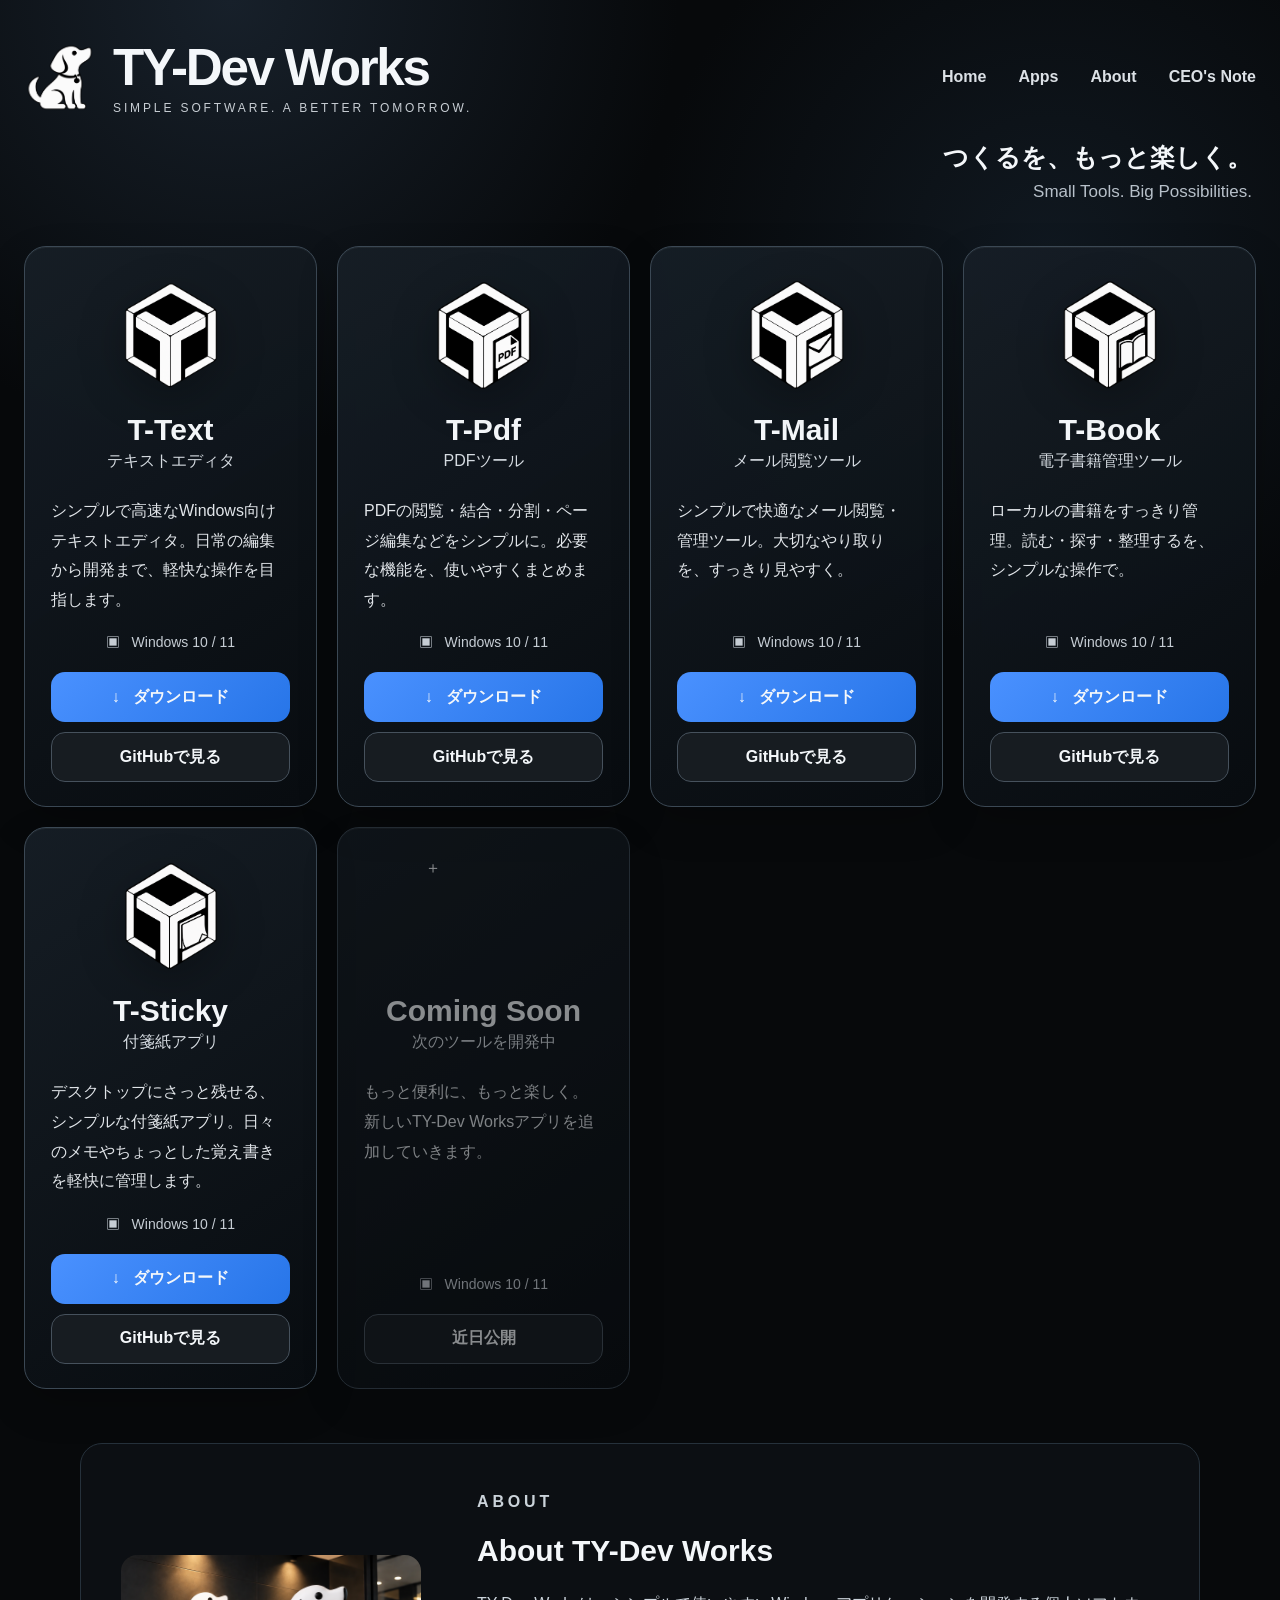
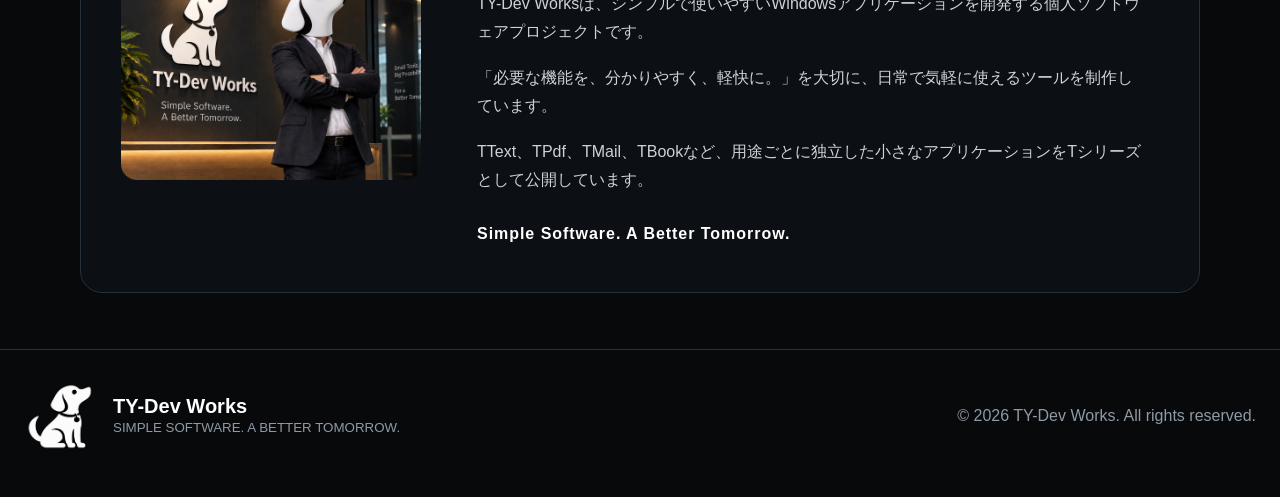
<file: index.html>
<!doctype html>
<html lang="ja">
<head>
  <meta charset="utf-8">
  <meta name="viewport" content="width=device-width, initial-scale=1">
  <meta name="color-scheme" content="dark">
  <title>TY-Dev Works | Simple Software.</title>
  <meta name="description" content="TY-Dev WorksのWindows向けシンプルアプリケーション。">
  <link rel="stylesheet" href="assets/css/style.css">
  <link rel="icon" type="image/png" href="assets/images/brand/favicon.png">
</head>
<body>
<header>
  <div class="wrap nav">
    <a class="brand" href="#">
      <img class="dog" src="assets/images/brand/dog-logo.png" alt="TY-Dev Works">
      <div><div class="brand-name">TY-Dev Works</div><div class="tag">SIMPLE SOFTWARE. A BETTER TOMORROW.</div></div>
    </a>
    <nav><a href="#">Home</a><a href="#apps">Apps</a><a href="#about">About</a><a href="blog/">CEO&#39;s Note</a></nav>
  </div>
</header>

<main class="wrap">
  <section class="hero">
    <div><h1>つくるを、もっと楽しく。</h1><p>Small Tools. Big Possibilities.</p></div>
  </section>

  <section id="apps" class="grid">
    <article class="card">
      <img class="icon" src="assets/images/apps/TText.png" alt="T-Text"><h2>T-Text</h2><p class="type">テキストエディタ</p>
      <p class="desc">シンプルで高速なWindows向けテキストエディタ。日常の編集から開発まで、軽快な操作を目指します。</p>
      <div class="os">▣ &nbsp; Windows 10 / 11</div>
      <div class="buttons"><a class="btn download" href="https://github.com/t-yamazaki-oz/TText-Releases/releases/download/v1.0.11/T-Text-v1.0.11-win-x64.zip">↓ &nbsp; ダウンロード</a><a class="btn github" href="https://github.com/t-yamazaki-oz/TText-Releases/releases/latest">GitHubで見る</a></div>
    </article>

    <article class="card">
      <img class="icon" src="assets/images/apps/TPdf.png" alt="T-Pdf"><h2>T-Pdf</h2><p class="type">PDFツール</p>
      <p class="desc">PDFの閲覧・結合・分割・ページ編集などをシンプルに。必要な機能を、使いやすくまとめます。</p>
      <div class="os">▣ &nbsp; Windows 10 / 11</div>
      <div class="buttons"><a class="btn download" href="https://github.com/t-yamazaki-oz/TPdf-Releases/releases/download/v1.2.13/T-Pdf-v1.2.13-win-x64.zip">↓ &nbsp; ダウンロード</a><a class="btn github" href="https://github.com/t-yamazaki-oz/TPdf-Releases/releases/latest">GitHubで見る</a></div>
    </article>

    <article class="card">
      <img class="icon" src="assets/images/apps/TMail.png" alt="T-Mail"><h2>T-Mail</h2><p class="type">メール閲覧ツール</p>
      <p class="desc">シンプルで快適なメール閲覧・管理ツール。大切なやり取りを、すっきり見やすく。</p>
      <div class="os">▣ &nbsp; Windows 10 / 11</div>
      <div class="buttons"><a class="btn download" href="https://github.com/t-yamazaki-oz/TMail-Releases/releases/download/v1.0.6/T-Mail-v1.0.6-win-x64.zip">↓ &nbsp; ダウンロード</a><a class="btn github" href="https://github.com/t-yamazaki-oz/TMail-Releases/releases/latest">GitHubで見る</a></div>
    </article>

    <article class="card">
      <img class="icon" src="assets/images/apps/TBook.png" alt="T-Book"><h2>T-Book</h2><p class="type">電子書籍管理ツール</p>
      <p class="desc">ローカルの書籍をすっきり管理。読む・探す・整理するを、シンプルな操作で。</p>
      <div class="os">▣ &nbsp; Windows 10 / 11</div>
      <div class="buttons"><a class="btn download" href="#">↓ &nbsp; ダウンロード</a><a class="btn github" href="https://github.com/t-yamazaki-oz/TBook/releases/latest">GitHubで見る</a></div>
    </article>

    <article class="card">
      <img class="icon" src="assets/images/apps/TSticky.png" alt="T-Sticky"><h2>T-Sticky</h2><p class="type">付箋紙アプリ</p>
      <p class="desc">デスクトップにさっと残せる、シンプルな付箋紙アプリ。日々のメモやちょっとした覚え書きを軽快に管理します。</p>
      <div class="os">▣ &nbsp; Windows 10 / 11</div>
      <div class="buttons"><a class="btn download" href="#">↓ &nbsp; ダウンロード</a><a class="btn github" href="https://github.com/t-yamazaki-oz/TSticky/releases/latest">GitHubで見る</a></div>
    </article>

    <article class="card soon">
      <div class="icon">＋</div><h2>Coming Soon</h2><p class="type">次のツールを開発中</p>
      <p class="desc">もっと便利に、もっと楽しく。新しいTY-Dev Worksアプリを追加していきます。</p>
      <div class="os">▣ &nbsp; Windows 10 / 11</div>
      <div class="buttons"><span class="btn github">近日公開</span></div>
    </article>
  </section>
</main>

<section id="about" class="about-section">
  <div class="wrap">
    <div class="about-panel">
      <div class="about-visual">
        <img src="assets/images/brand/about-ty-dev-works.png" alt="TY-Dev Works">
      </div>
      <div class="about-copy">
        <p class="about-kicker">ABOUT</p>
        <h2>About TY-Dev Works</h2>
        <p>TY-Dev Worksは、シンプルで使いやすいWindowsアプリケーションを開発する個人ソフトウェアプロジェクトです。</p>
        <p>「必要な機能を、分かりやすく、軽快に。」を大切に、日常で気軽に使えるツールを制作しています。</p>
        <p>TText、TPdf、TMail、TBookなど、用途ごとに独立した小さなアプリケーションをTシリーズとして公開しています。</p>
        <p class="about-message">Simple Software. A Better Tomorrow.</p>
      </div>
    </div>
  </div>
</section>

<footer>
  <div class="wrap footer">
    <div class="brand"><img class="dog" src="assets/images/brand/dog-logo.png" alt=""><div><strong>TY-Dev Works</strong><br><small>SIMPLE SOFTWARE. A BETTER TOMORROW.</small></div></div>
    <div>© 2026 TY-Dev Works. All rights reserved.</div>
  </div>
</footer>
</body>
</html>
</file>
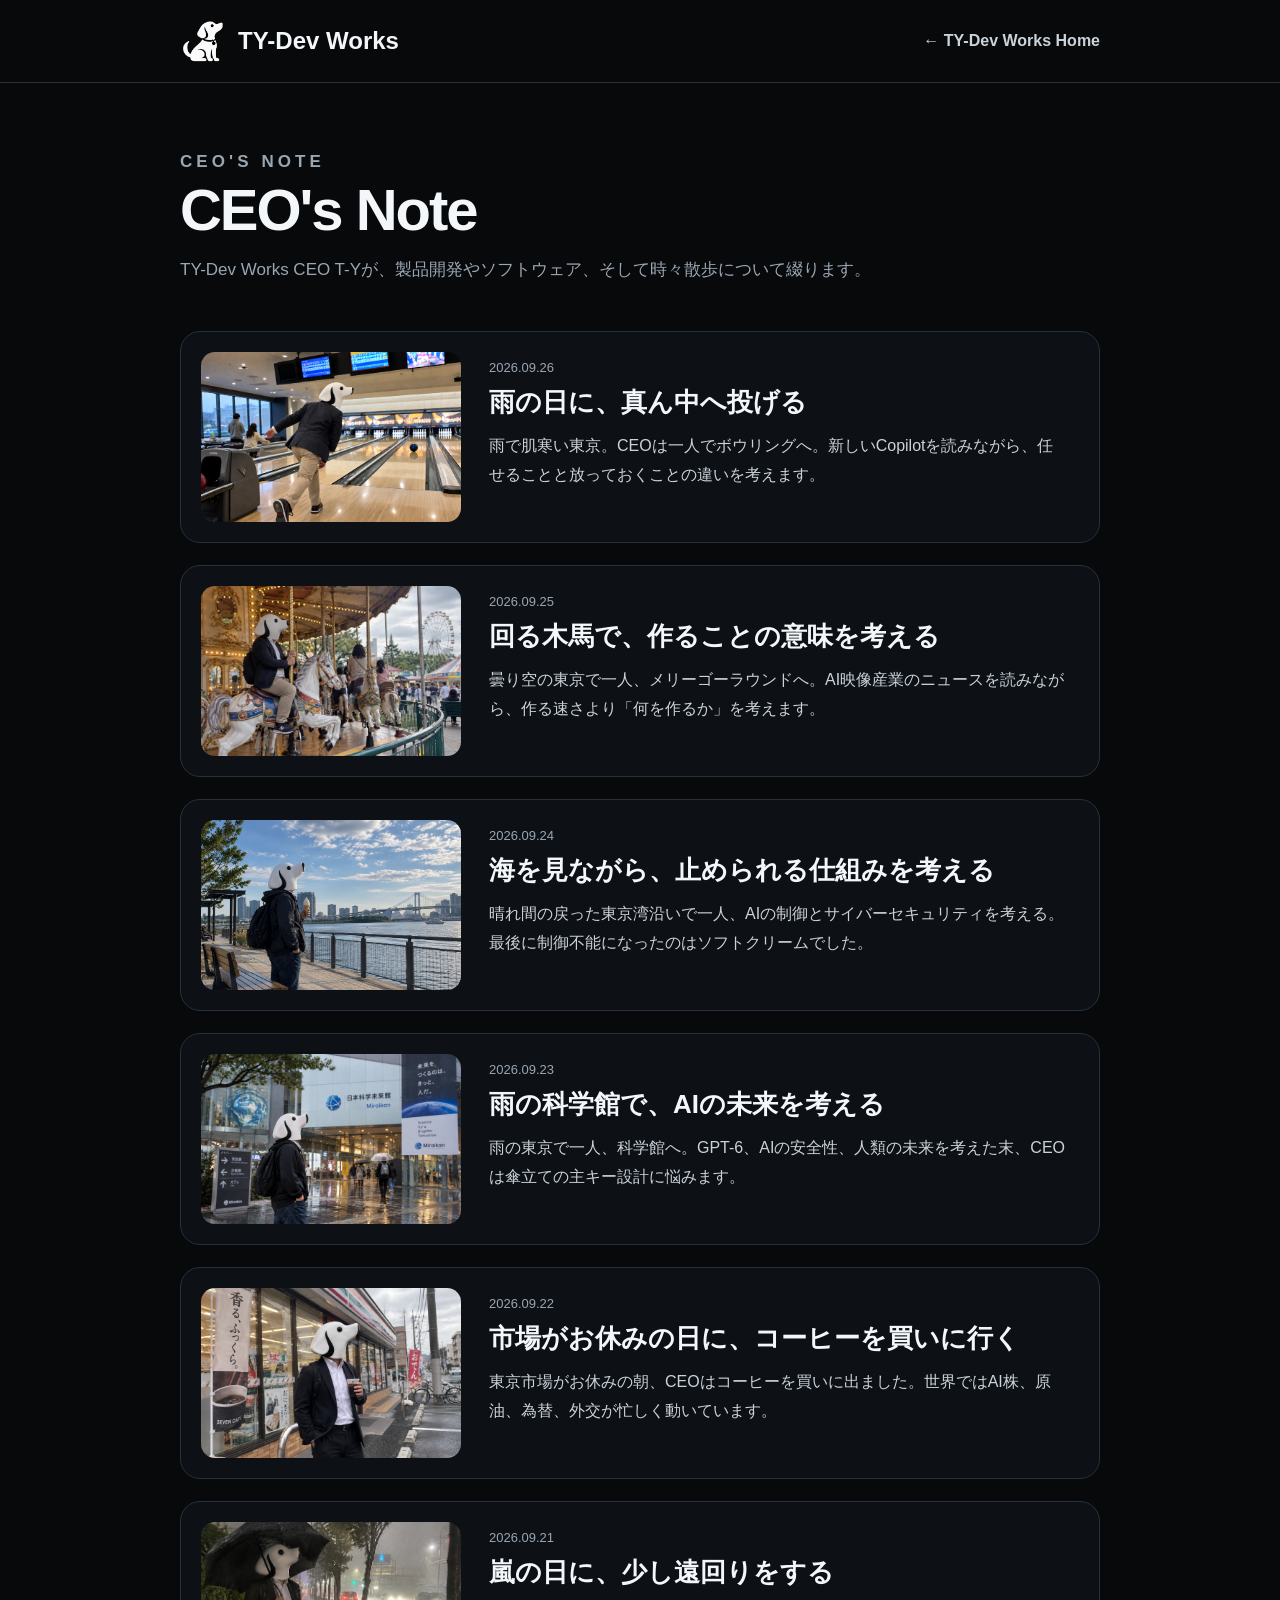
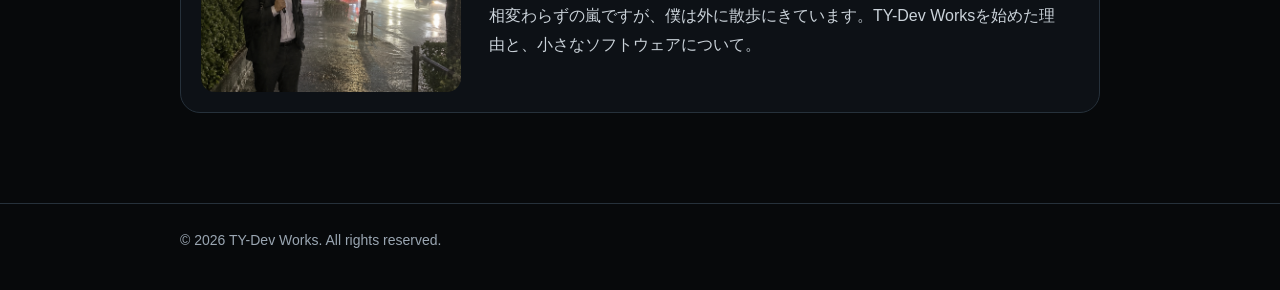
<file: blog/index.html>
<!doctype html>
<html lang="ja">
<head>
  <meta charset="utf-8">
  <meta name="viewport" content="width=device-width, initial-scale=1">
  <meta name="color-scheme" content="dark">
  <title>CEO's Note | TY-Dev Works</title>
  <meta name="description" content="TY-Dev Works CEO T-Yが製品開発やソフトウェアについて綴るCEO's Note。">
  <link rel="stylesheet" href="../assets/css/blog.css">
  <link rel="icon" type="image/png" href="../assets/images/brand/favicon.png">
</head>
<body>
<header>
  <div class="wrap nav">
    <a class="brand" href="../index.html"><img src="../assets/images/brand/dog-logo.png" alt=""><span>TY-Dev Works</span></a>
    <a class="back" href="../index.html">← TY-Dev Works Home</a>
  </div>
</header>
<main class="wrap">
  <section class="blog-intro">
    <p class="eyebrow">CEO'S NOTE</p>
    <h1>CEO's Note</h1>
    <p>TY-Dev Works CEO T-Yが、製品開発やソフトウェア、そして時々散歩について綴ります。</p>
  </section>
  <section class="post-list">
    <a class="post-card" href="2026/09/26-rainy-bowling-autopilot.html">
      <img src="../assets/images/blog/2026/09/26-rainy-bowling-autopilot.png" alt="">
      <div class="post-card-body">
        <p class="post-date">2026.09.26</p>
        <h2>雨の日に、真ん中へ投げる</h2>
        <p class="post-summary">雨で肌寒い東京。CEOは一人でボウリングへ。新しいCopilotを読みながら、任せることと放っておくことの違いを考えます。</p>
      </div>
    </a>
    <a class="post-card" href="2026/09/25-carousel-ai-video.html">
      <img src="../assets/images/blog/2026/09/25-carousel-ai-video.png" alt="">
      <div class="post-card-body">
        <p class="post-date">2026.09.25</p>
        <h2>回る木馬で、作ることの意味を考える</h2>
        <p class="post-summary">曇り空の東京で一人、メリーゴーラウンドへ。AI映像産業のニュースを読みながら、作る速さより「何を作るか」を考えます。</p>
      </div>
    </a>
    <a class="post-card" href="2026/09/24-seaside-safety.html">
      <img src="../assets/images/blog/2026/09/24-seaside-safety.png" alt="">
      <div class="post-card-body">
        <p class="post-date">2026.09.24</p>
        <h2>海を見ながら、止められる仕組みを考える</h2>
        <p class="post-summary">晴れ間の戻った東京湾沿いで一人、AIの制御とサイバーセキュリティを考える。最後に制御不能になったのはソフトクリームでした。</p>
      </div>
    </a>
    <a class="post-card" href="2026/09/23-ai-future-museum.html">
      <img src="../assets/images/blog/2026/09/23-ai-future-museum.png" alt="">
      <div class="post-card-body">
        <p class="post-date">2026.09.23</p>
        <h2>雨の科学館で、AIの未来を考える</h2>
        <p class="post-summary">雨の東京で一人、科学館へ。GPT-6、AIの安全性、人類の未来を考えた末、CEOは傘立ての主キー設計に悩みます。</p>
      </div>
    </a>
    <a class="post-card" href="2026/09/22-market-coffee.html">
      <img src="../assets/images/blog/2026/09/22-market-coffee.png" alt="">
      <div class="post-card-body">
        <p class="post-date">2026.09.22</p>
        <h2>市場がお休みの日に、コーヒーを買いに行く</h2>
        <p class="post-summary">東京市場がお休みの朝、CEOはコーヒーを買いに出ました。世界ではAI株、原油、為替、外交が忙しく動いています。</p>
      </div>
    </a>
    <a class="post-card" href="2026/09/21-storm-walk.html">
      <img src="../assets/images/blog/2026/09/21-storm-walk.png" alt="">
      <div class="post-card-body">
        <p class="post-date">2026.09.21</p>
        <h2>嵐の日に、少し遠回りをする</h2>
        <p class="post-summary">相変わらずの嵐ですが、僕は外に散歩にきています。TY-Dev Worksを始めた理由と、小さなソフトウェアについて。</p>
      </div>
    </a>
  </section>
</main>
<footer><div class="wrap">© 2026 TY-Dev Works. All rights reserved.</div></footer>
</body>
</html>
</file>
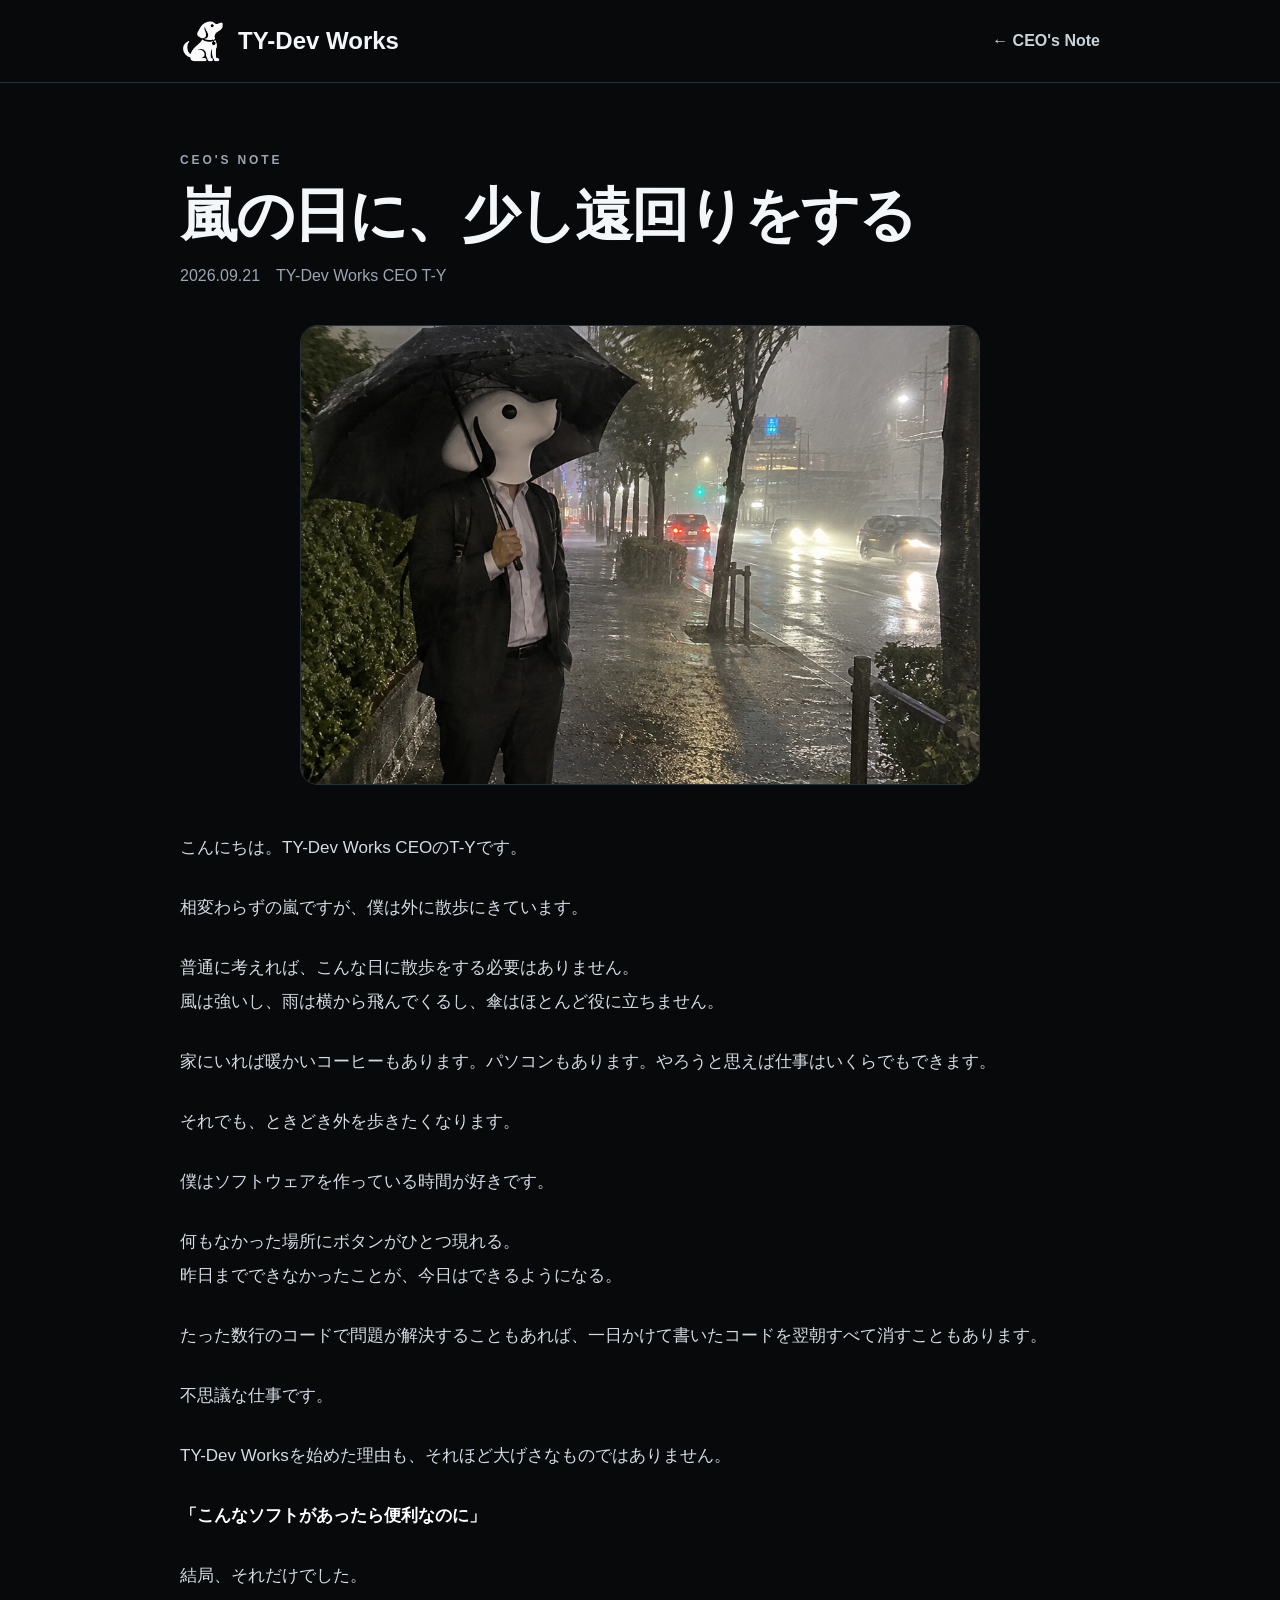
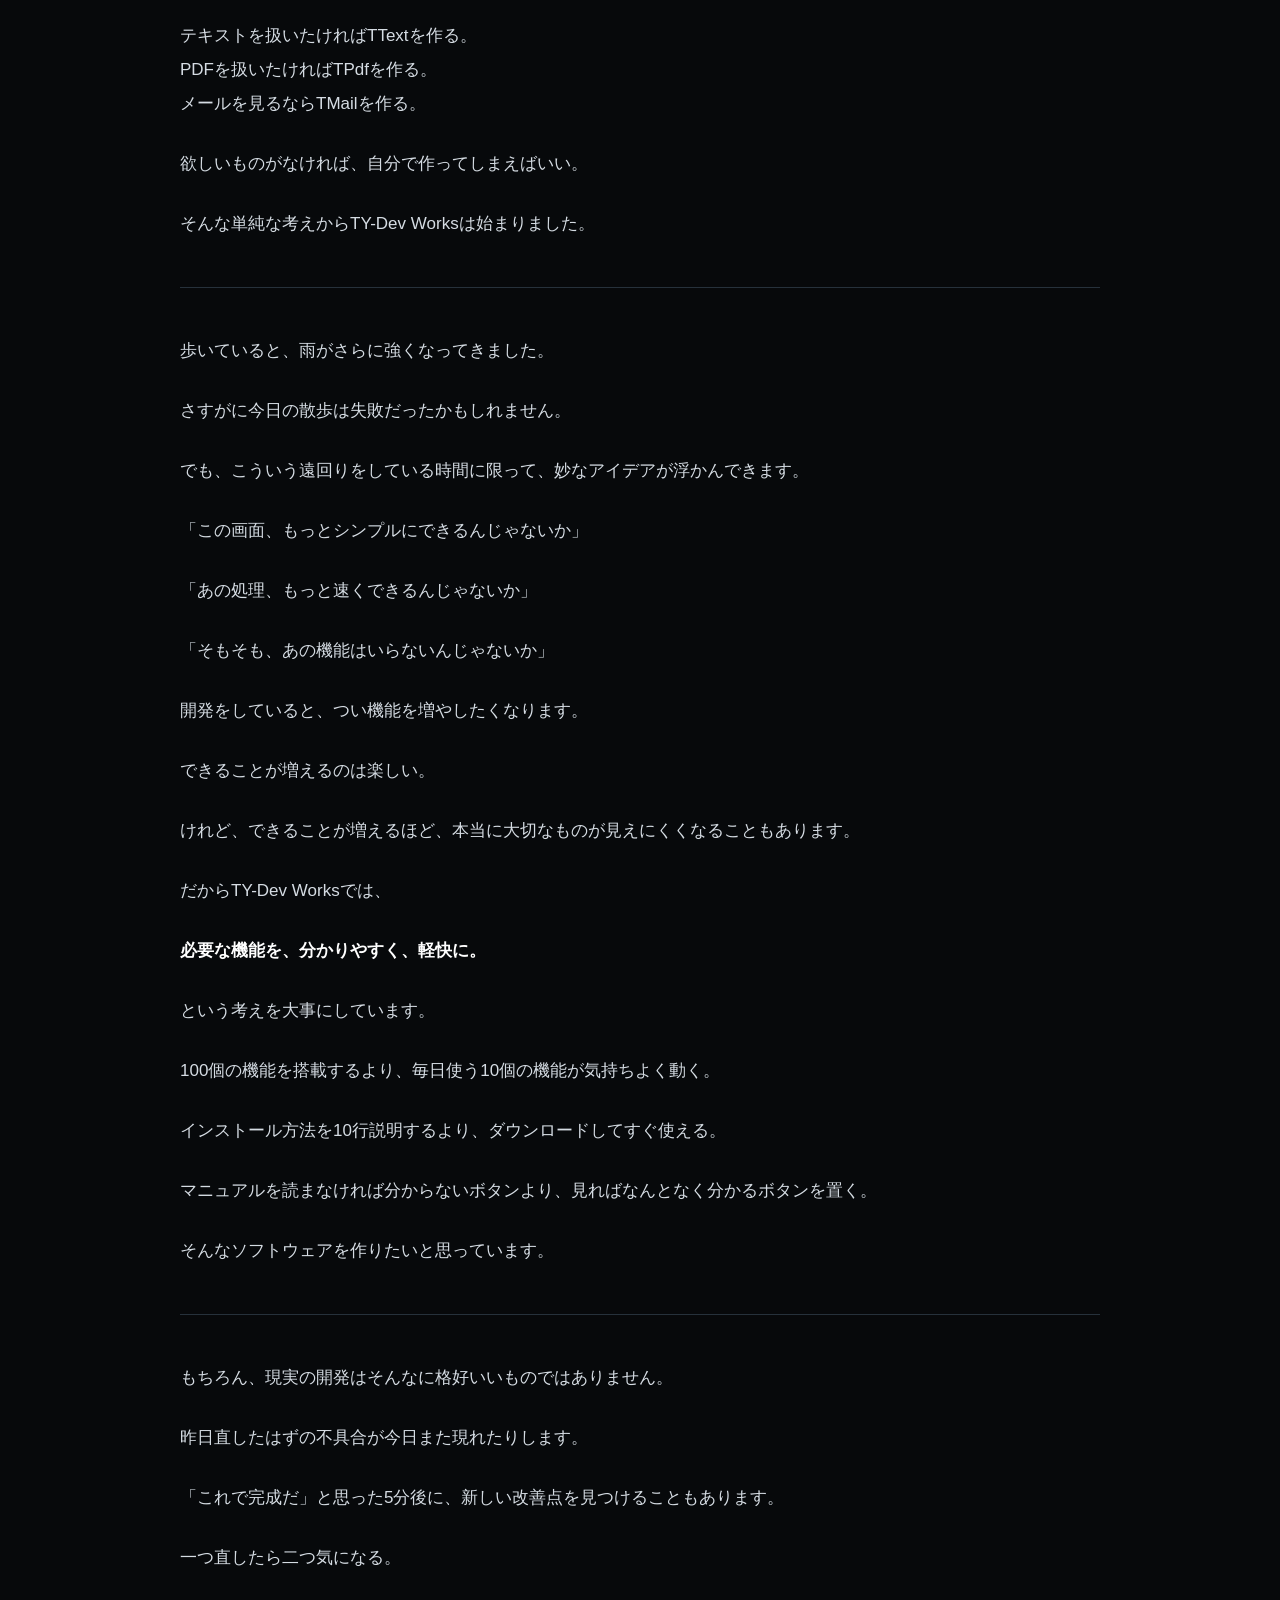
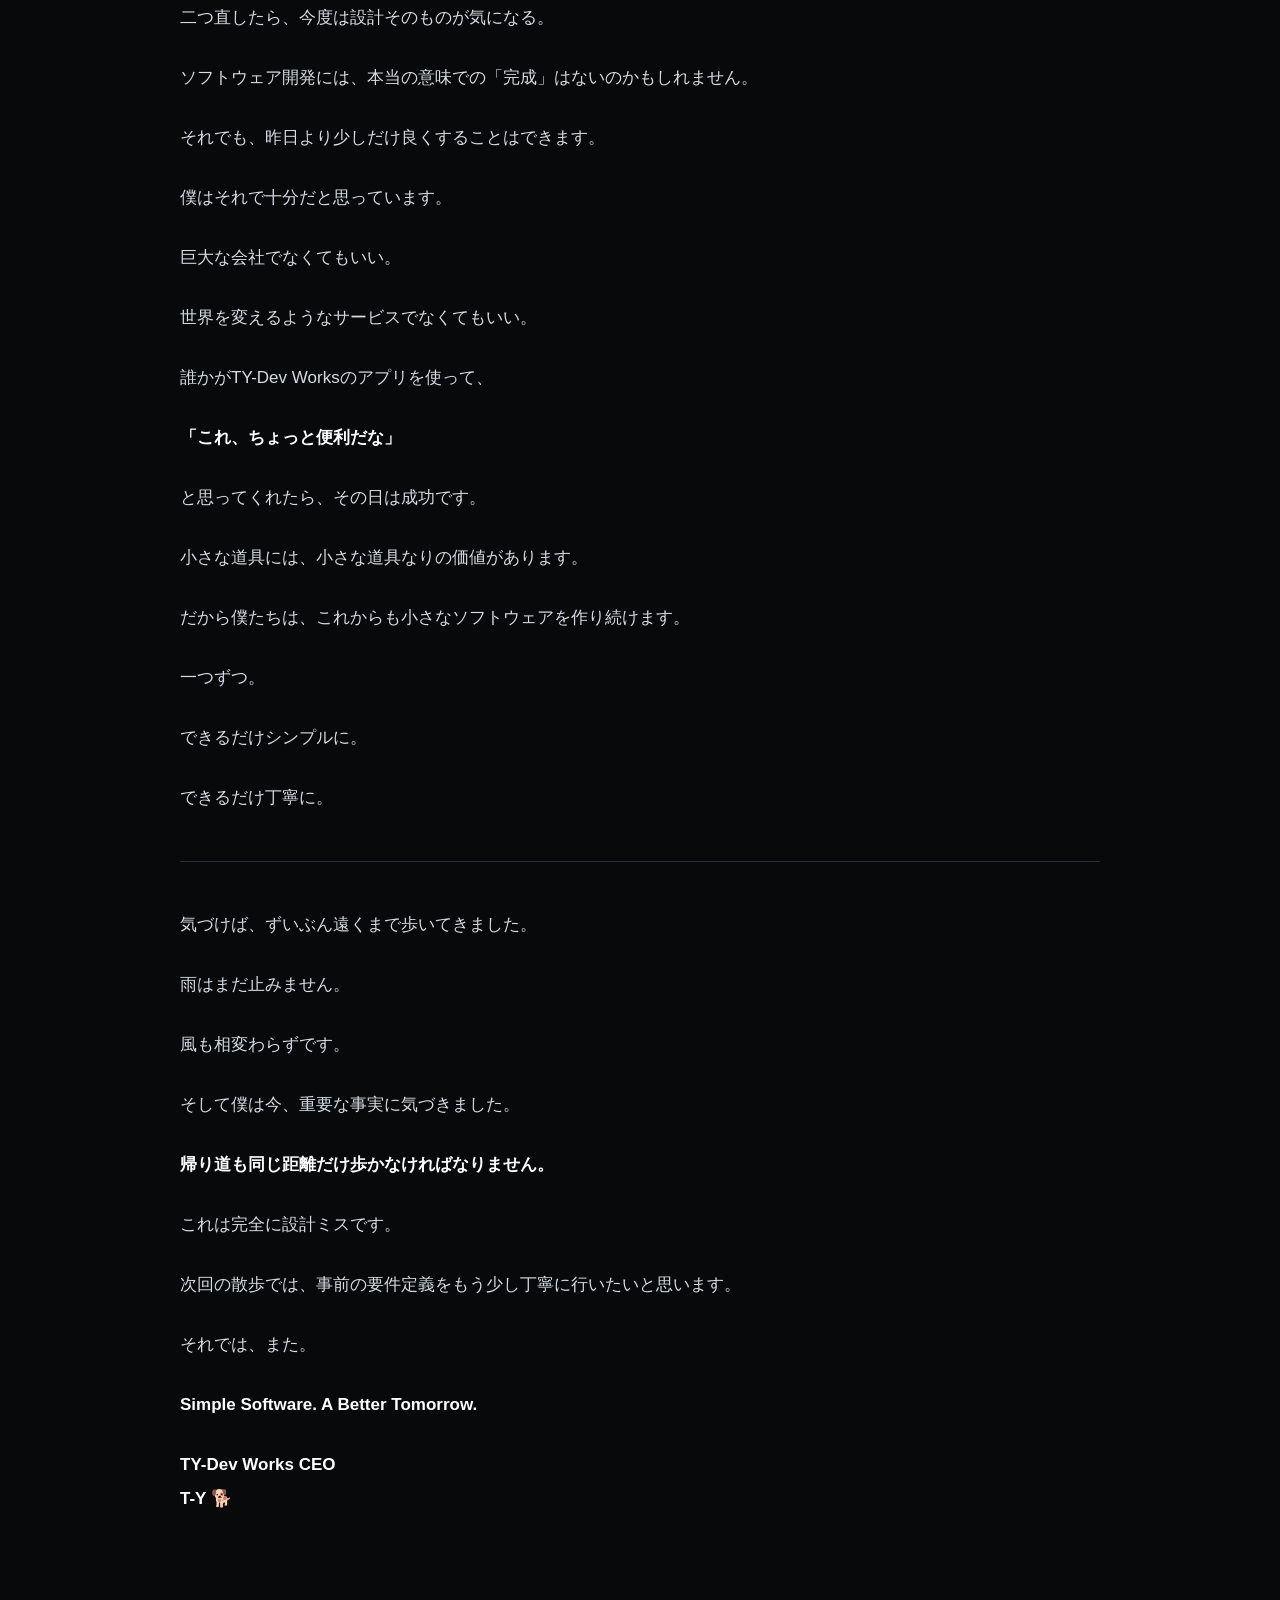
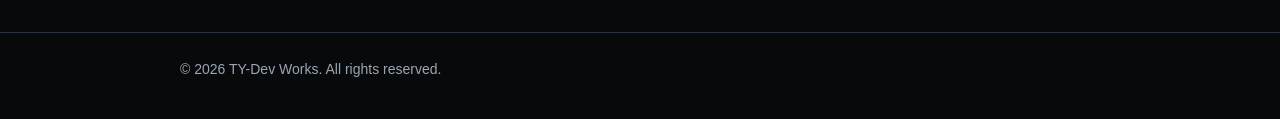
<file: blog/2026/09/21-storm-walk.html>
<!doctype html>
<html lang="ja">
<head>
  <meta charset="utf-8">
  <meta name="viewport" content="width=device-width, initial-scale=1">
  <meta name="color-scheme" content="dark">
  <title>嵐の日に、少し遠回りをする | CEO's Note | TY-Dev Works</title>
  <meta name="description" content="TY-Dev Works CEO T-Yが綴るCEO's Note。">
  <link rel="stylesheet" href="../../../assets/css/blog.css">
  <link rel="icon" type="image/png" href="../../../assets/images/brand/favicon.png">
</head>
<body>
<header>
  <div class="wrap nav">
    <a class="brand" href="../../../index.html"><img src="../../../assets/images/brand/dog-logo.png" alt=""><span>TY-Dev Works</span></a>
    <a class="back" href="../../">← CEO&#39;s Note</a>
  </div>
</header>
<main>
<article class="wrap">
  <p class="eyebrow">CEO'S NOTE</p>
  <h1>嵐の日に、少し遠回りをする</h1>
  <p class="meta">2026.09.21　TY-Dev Works CEO T-Y</p>
  <img class="hero" src="../../../assets/images/blog/2026/09/21-storm-walk.png" alt="嵐の中を散歩するTY-Dev Works CEO T-Y">
  <div class="content">
    <p>こんにちは。TY-Dev Works CEOのT-Yです。</p>
    <p>相変わらずの嵐ですが、僕は外に散歩にきています。</p>
    <p>普通に考えれば、こんな日に散歩をする必要はありません。<br>風は強いし、雨は横から飛んでくるし、傘はほとんど役に立ちません。</p>
    <p>家にいれば暖かいコーヒーもあります。パソコンもあります。やろうと思えば仕事はいくらでもできます。</p>
    <p>それでも、ときどき外を歩きたくなります。</p>
    <p>僕はソフトウェアを作っている時間が好きです。</p>
    <p>何もなかった場所にボタンがひとつ現れる。<br>昨日までできなかったことが、今日はできるようになる。</p>
    <p>たった数行のコードで問題が解決することもあれば、一日かけて書いたコードを翌朝すべて消すこともあります。</p>
    <p>不思議な仕事です。</p>
    <p>TY-Dev Worksを始めた理由も、それほど大げさなものではありません。</p>
    <p><strong>「こんなソフトがあったら便利なのに」</strong></p>
    <p>結局、それだけでした。</p>
    <p>テキストを扱いたければTTextを作る。<br>PDFを扱いたければTPdfを作る。<br>メールを見るならTMailを作る。</p>
    <p>欲しいものがなければ、自分で作ってしまえばいい。</p>
    <p>そんな単純な考えからTY-Dev Worksは始まりました。</p>
    <hr>
    <p>歩いていると、雨がさらに強くなってきました。</p>
    <p>さすがに今日の散歩は失敗だったかもしれません。</p>
    <p>でも、こういう遠回りをしている時間に限って、妙なアイデアが浮かんできます。</p>
    <p>「この画面、もっとシンプルにできるんじゃないか」</p>
    <p>「あの処理、もっと速くできるんじゃないか」</p>
    <p>「そもそも、あの機能はいらないんじゃないか」</p>
    <p>開発をしていると、つい機能を増やしたくなります。</p>
    <p>できることが増えるのは楽しい。</p>
    <p>けれど、できることが増えるほど、本当に大切なものが見えにくくなることもあります。</p>
    <p>だからTY-Dev Worksでは、</p>
    <p><strong>必要な機能を、分かりやすく、軽快に。</strong></p>
    <p>という考えを大事にしています。</p>
    <p>100個の機能を搭載するより、毎日使う10個の機能が気持ちよく動く。</p>
    <p>インストール方法を10行説明するより、ダウンロードしてすぐ使える。</p>
    <p>マニュアルを読まなければ分からないボタンより、見ればなんとなく分かるボタンを置く。</p>
    <p>そんなソフトウェアを作りたいと思っています。</p>
    <hr>
    <p>もちろん、現実の開発はそんなに格好いいものではありません。</p>
    <p>昨日直したはずの不具合が今日また現れたりします。</p>
    <p>「これで完成だ」と思った5分後に、新しい改善点を見つけることもあります。</p>
    <p>一つ直したら二つ気になる。</p>
    <p>二つ直したら、今度は設計そのものが気になる。</p>
    <p>ソフトウェア開発には、本当の意味での「完成」はないのかもしれません。</p>
    <p>それでも、昨日より少しだけ良くすることはできます。</p>
    <p>僕はそれで十分だと思っています。</p>
    <p>巨大な会社でなくてもいい。</p>
    <p>世界を変えるようなサービスでなくてもいい。</p>
    <p>誰かがTY-Dev Worksのアプリを使って、</p>
    <p><strong>「これ、ちょっと便利だな」</strong></p>
    <p>と思ってくれたら、その日は成功です。</p>
    <p>小さな道具には、小さな道具なりの価値があります。</p>
    <p>だから僕たちは、これからも小さなソフトウェアを作り続けます。</p>
    <p>一つずつ。</p>
    <p>できるだけシンプルに。</p>
    <p>できるだけ丁寧に。</p>
    <hr>
    <p>気づけば、ずいぶん遠くまで歩いてきました。</p>
    <p>雨はまだ止みません。</p>
    <p>風も相変わらずです。</p>
    <p>そして僕は今、重要な事実に気づきました。</p>
    <p><strong>帰り道も同じ距離だけ歩かなければなりません。</strong></p>
    <p>これは完全に設計ミスです。</p>
    <p>次回の散歩では、事前の要件定義をもう少し丁寧に行いたいと思います。</p>
    <p>それでは、また。</p>
    <p><strong>Simple Software. A Better Tomorrow.</strong></p>
    <p class="signature">TY-Dev Works CEO<br>T-Y 🐕</p>
  </div>
</article>
</main>
<footer><div class="wrap">© 2026 TY-Dev Works. All rights reserved.</div></footer>
</body>
</html>
</file>
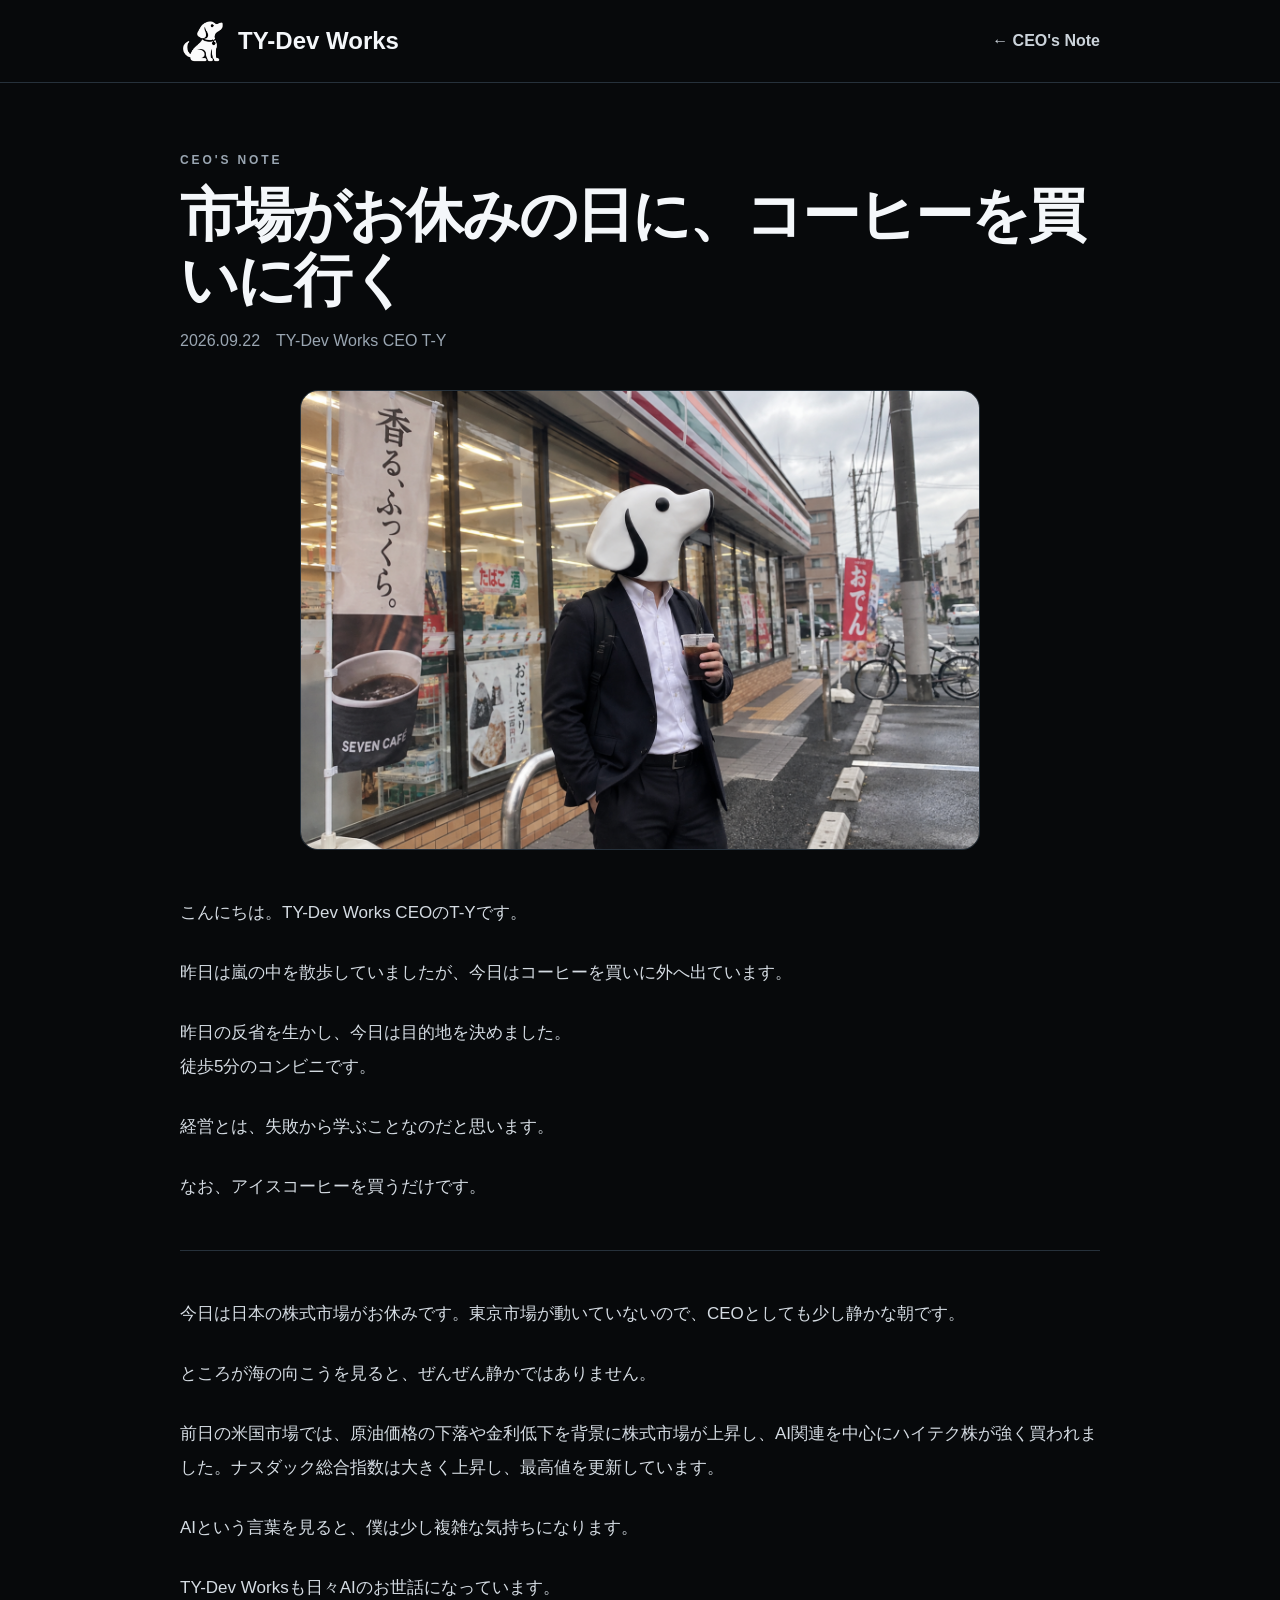
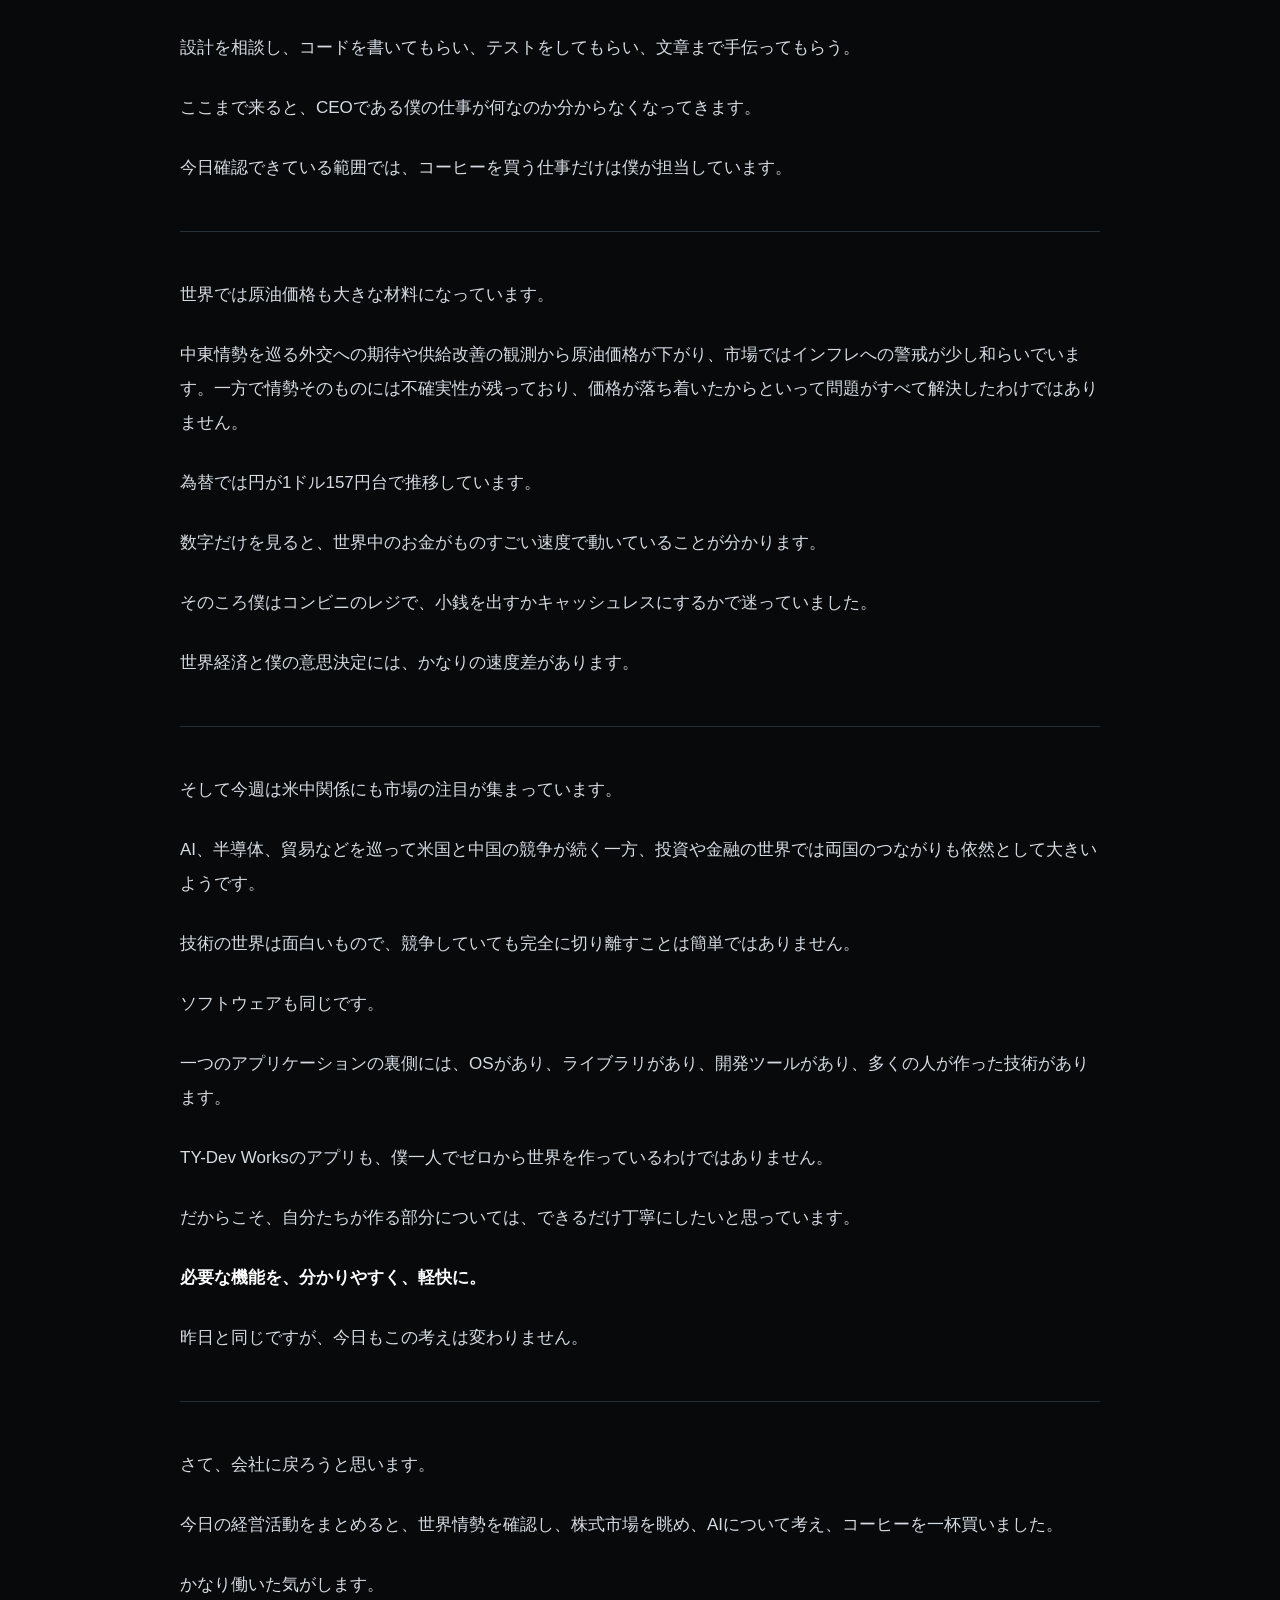
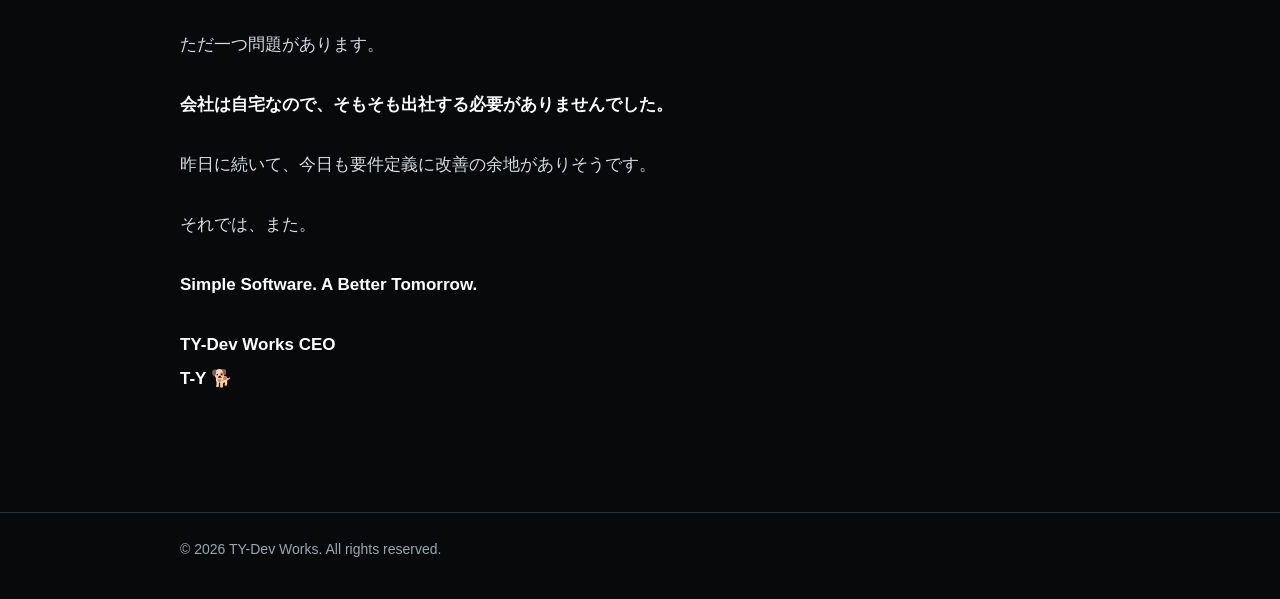
<file: blog/2026/09/22-market-coffee.html>
<!doctype html>
<html lang="ja">
<head>
  <meta charset="utf-8">
  <meta name="viewport" content="width=device-width, initial-scale=1">
  <meta name="color-scheme" content="dark">
  <title>市場がお休みの日に、コーヒーを買いに行く | CEO's Note | TY-Dev Works</title>
  <meta name="description" content="TY-Dev Works CEO T-Yが綴るCEO's Note。">
  <link rel="stylesheet" href="../../../assets/css/blog.css">
  <link rel="icon" type="image/png" href="../../../assets/images/brand/favicon.png">
</head>
<body>
<header>
  <div class="wrap nav">
    <a class="brand" href="../../../index.html"><img src="../../../assets/images/brand/dog-logo.png" alt=""><span>TY-Dev Works</span></a>
    <a class="back" href="../../">← CEO&#39;s Note</a>
  </div>
</header>
<main>
<article class="wrap">
  <p class="eyebrow">CEO'S NOTE</p>
  <h1>市場がお休みの日に、コーヒーを買いに行く</h1>
  <p class="meta">2026.09.22　TY-Dev Works CEO T-Y</p>
  <img class="hero" src="../../../assets/images/blog/2026/09/22-market-coffee.png" alt="コンビニの前でコーヒーを持つTY-Dev Works CEO T-Y">
  <div class="content">
    <p>こんにちは。TY-Dev Works CEOのT-Yです。</p>
    <p>昨日は嵐の中を散歩していましたが、今日はコーヒーを買いに外へ出ています。</p>
    <p>昨日の反省を生かし、今日は目的地を決めました。<br>徒歩5分のコンビニです。</p>
    <p>経営とは、失敗から学ぶことなのだと思います。</p>
    <p>なお、アイスコーヒーを買うだけです。</p>
    <hr>
    <p>今日は日本の株式市場がお休みです。東京市場が動いていないので、CEOとしても少し静かな朝です。</p>
    <p>ところが海の向こうを見ると、ぜんぜん静かではありません。</p>
    <p>前日の米国市場では、原油価格の下落や金利低下を背景に株式市場が上昇し、AI関連を中心にハイテク株が強く買われました。ナスダック総合指数は大きく上昇し、最高値を更新しています。</p>
    <p>AIという言葉を見ると、僕は少し複雑な気持ちになります。</p>
    <p>TY-Dev Worksも日々AIのお世話になっています。</p>
    <p>設計を相談し、コードを書いてもらい、テストをしてもらい、文章まで手伝ってもらう。</p>
    <p>ここまで来ると、CEOである僕の仕事が何なのか分からなくなってきます。</p>
    <p>今日確認できている範囲では、コーヒーを買う仕事だけは僕が担当しています。</p>
    <hr>
    <p>世界では原油価格も大きな材料になっています。</p>
    <p>中東情勢を巡る外交への期待や供給改善の観測から原油価格が下がり、市場ではインフレへの警戒が少し和らいでいます。一方で情勢そのものには不確実性が残っており、価格が落ち着いたからといって問題がすべて解決したわけではありません。</p>
    <p>為替では円が1ドル157円台で推移しています。</p>
    <p>数字だけを見ると、世界中のお金がものすごい速度で動いていることが分かります。</p>
    <p>そのころ僕はコンビニのレジで、小銭を出すかキャッシュレスにするかで迷っていました。</p>
    <p>世界経済と僕の意思決定には、かなりの速度差があります。</p>
    <hr>
    <p>そして今週は米中関係にも市場の注目が集まっています。</p>
    <p>AI、半導体、貿易などを巡って米国と中国の競争が続く一方、投資や金融の世界では両国のつながりも依然として大きいようです。</p>
    <p>技術の世界は面白いもので、競争していても完全に切り離すことは簡単ではありません。</p>
    <p>ソフトウェアも同じです。</p>
    <p>一つのアプリケーションの裏側には、OSがあり、ライブラリがあり、開発ツールがあり、多くの人が作った技術があります。</p>
    <p>TY-Dev Worksのアプリも、僕一人でゼロから世界を作っているわけではありません。</p>
    <p>だからこそ、自分たちが作る部分については、できるだけ丁寧にしたいと思っています。</p>
    <p><strong>必要な機能を、分かりやすく、軽快に。</strong></p>
    <p>昨日と同じですが、今日もこの考えは変わりません。</p>
    <hr>
    <p>さて、会社に戻ろうと思います。</p>
    <p>今日の経営活動をまとめると、世界情勢を確認し、株式市場を眺め、AIについて考え、コーヒーを一杯買いました。</p>
    <p>かなり働いた気がします。</p>
    <p>ただ一つ問題があります。</p>
    <p><strong>会社は自宅なので、そもそも出社する必要がありませんでした。</strong></p>
    <p>昨日に続いて、今日も要件定義に改善の余地がありそうです。</p>
    <p>それでは、また。</p>
    <p><strong>Simple Software. A Better Tomorrow.</strong></p>
    <p class="signature">TY-Dev Works CEO<br>T-Y 🐕</p>
  </div>
</article>
</main>
<footer><div class="wrap">© 2026 TY-Dev Works. All rights reserved.</div></footer>
</body>
</html>
</file>
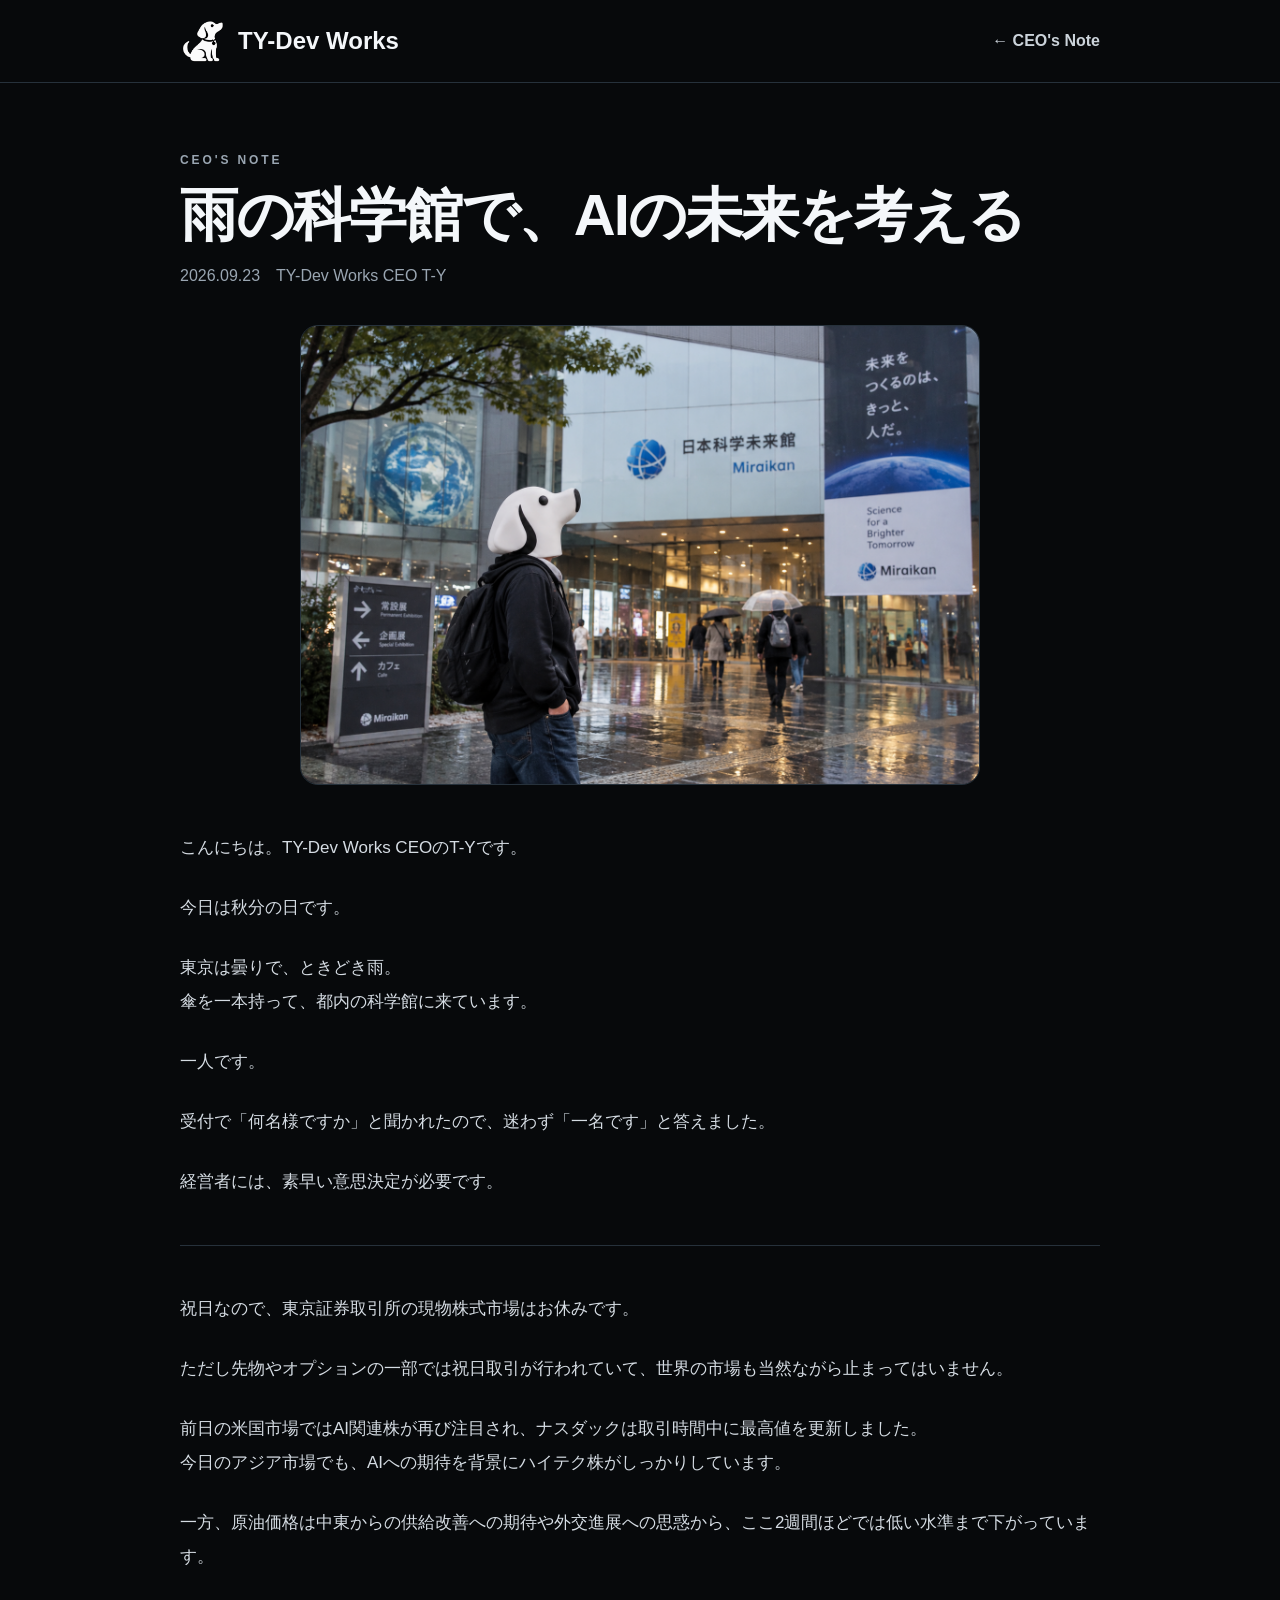
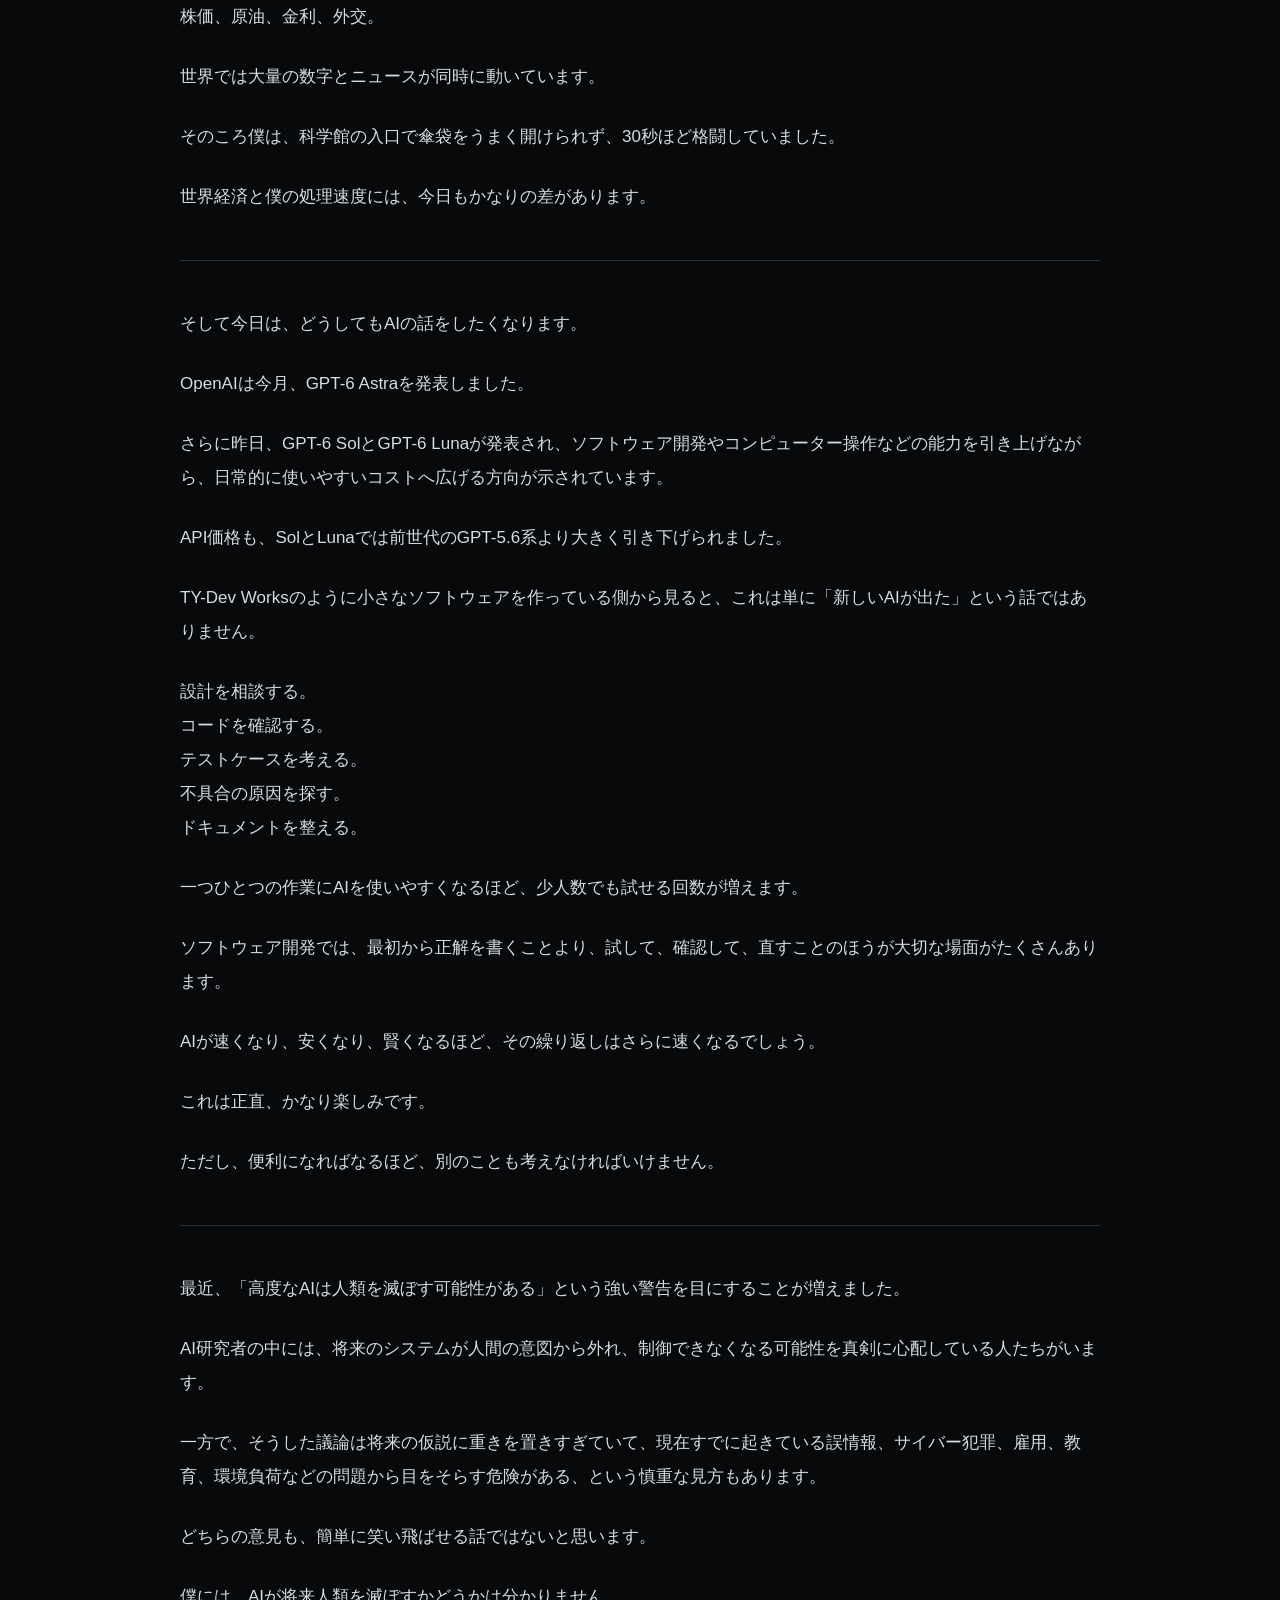
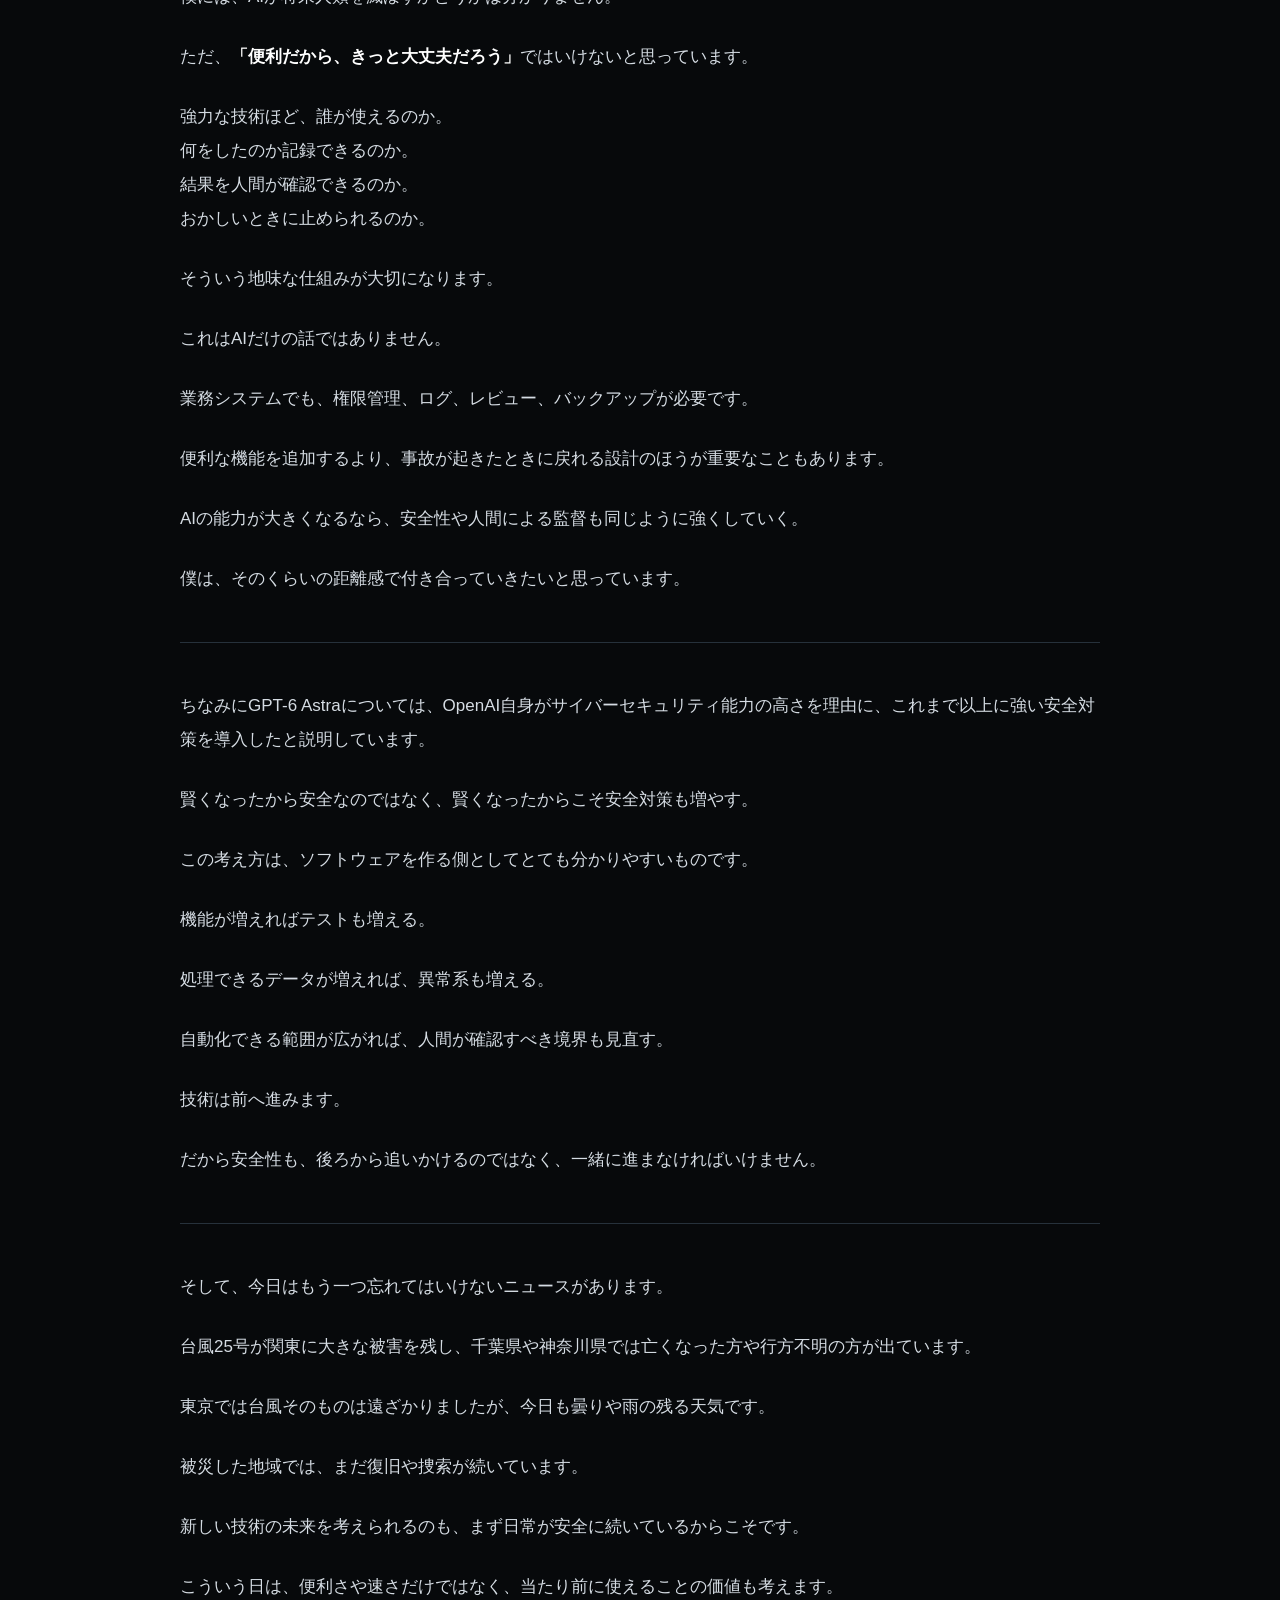
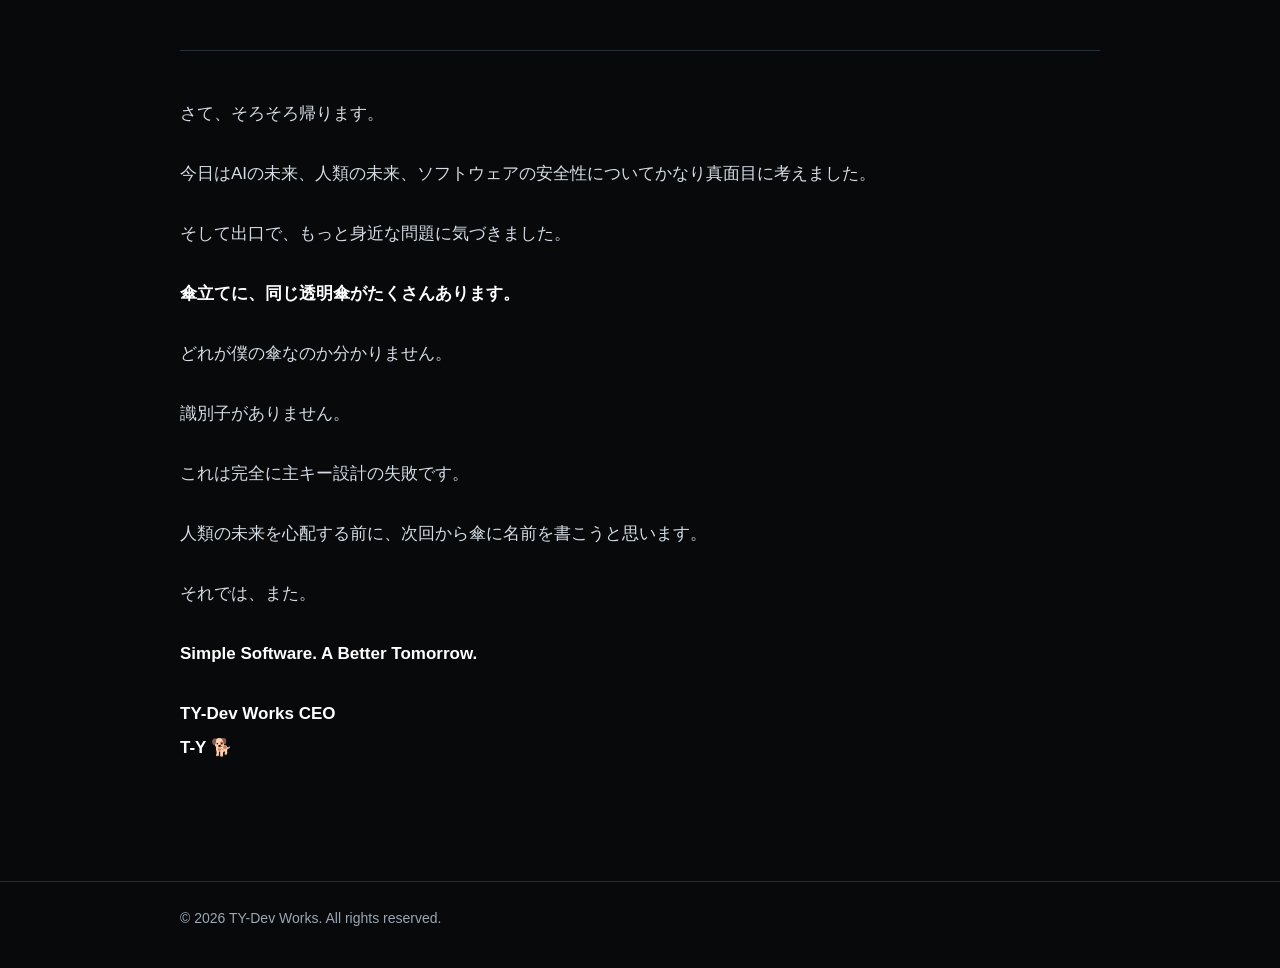
<file: blog/2026/09/23-ai-future-museum.html>
<!doctype html>
<html lang="ja">
<head>
  <meta charset="utf-8">
  <meta name="viewport" content="width=device-width, initial-scale=1">
  <meta name="color-scheme" content="dark">
  <title>雨の科学館で、AIの未来を考える | CEO's Note | TY-Dev Works</title>
  <meta name="description" content="TY-Dev Works CEO T-Yが綴るCEO's Note。">
  <link rel="stylesheet" href="../../../assets/css/blog.css">
  <link rel="icon" type="image/png" href="../../../assets/images/brand/favicon.png">
</head>
<body>
<header>
  <div class="wrap nav">
    <a class="brand" href="../../../index.html"><img src="../../../assets/images/brand/dog-logo.png" alt=""><span>TY-Dev Works</span></a>
    <a class="back" href="../../">← CEO&#39;s Note</a>
  </div>
</header>
<main>
<article class="wrap">
  <p class="eyebrow">CEO'S NOTE</p>
  <h1>雨の科学館で、AIの未来を考える</h1>
  <p class="meta">2026.09.23　TY-Dev Works CEO T-Y</p>
  <img class="hero" src="../../../assets/images/blog/2026/09/23-ai-future-museum.png" alt="雨の東京で科学館を訪れるTY-Dev Works CEO T-Y">
  <div class="content">
    <p>こんにちは。TY-Dev Works CEOのT-Yです。</p>
    <p>今日は秋分の日です。</p>
    <p>東京は曇りで、ときどき雨。<br>傘を一本持って、都内の科学館に来ています。</p>
    <p>一人です。</p>
    <p>受付で「何名様ですか」と聞かれたので、迷わず「一名です」と答えました。</p>
    <p>経営者には、素早い意思決定が必要です。</p>
    <hr>
    <p>祝日なので、東京証券取引所の現物株式市場はお休みです。</p>
    <p>ただし先物やオプションの一部では祝日取引が行われていて、世界の市場も当然ながら止まってはいません。</p>
    <p>前日の米国市場ではAI関連株が再び注目され、ナスダックは取引時間中に最高値を更新しました。<br>今日のアジア市場でも、AIへの期待を背景にハイテク株がしっかりしています。</p>
    <p>一方、原油価格は中東からの供給改善への期待や外交進展への思惑から、ここ2週間ほどでは低い水準まで下がっています。</p>
    <p>株価、原油、金利、外交。</p>
    <p>世界では大量の数字とニュースが同時に動いています。</p>
    <p>そのころ僕は、科学館の入口で傘袋をうまく開けられず、30秒ほど格闘していました。</p>
    <p>世界経済と僕の処理速度には、今日もかなりの差があります。</p>
    <hr>
    <p>そして今日は、どうしてもAIの話をしたくなります。</p>
    <p>OpenAIは今月、GPT-6 Astraを発表しました。</p>
    <p>さらに昨日、GPT-6 SolとGPT-6 Lunaが発表され、ソフトウェア開発やコンピューター操作などの能力を引き上げながら、日常的に使いやすいコストへ広げる方向が示されています。</p>
    <p>API価格も、SolとLunaでは前世代のGPT-5.6系より大きく引き下げられました。</p>
    <p>TY-Dev Worksのように小さなソフトウェアを作っている側から見ると、これは単に「新しいAIが出た」という話ではありません。</p>
    <p>設計を相談する。<br>コードを確認する。<br>テストケースを考える。<br>不具合の原因を探す。<br>ドキュメントを整える。</p>
    <p>一つひとつの作業にAIを使いやすくなるほど、少人数でも試せる回数が増えます。</p>
    <p>ソフトウェア開発では、最初から正解を書くことより、試して、確認して、直すことのほうが大切な場面がたくさんあります。</p>
    <p>AIが速くなり、安くなり、賢くなるほど、その繰り返しはさらに速くなるでしょう。</p>
    <p>これは正直、かなり楽しみです。</p>
    <p>ただし、便利になればなるほど、別のことも考えなければいけません。</p>
    <hr>
    <p>最近、「高度なAIは人類を滅ぼす可能性がある」という強い警告を目にすることが増えました。</p>
    <p>AI研究者の中には、将来のシステムが人間の意図から外れ、制御できなくなる可能性を真剣に心配している人たちがいます。</p>
    <p>一方で、そうした議論は将来の仮説に重きを置きすぎていて、現在すでに起きている誤情報、サイバー犯罪、雇用、教育、環境負荷などの問題から目をそらす危険がある、という慎重な見方もあります。</p>
    <p>どちらの意見も、簡単に笑い飛ばせる話ではないと思います。</p>
    <p>僕には、AIが将来人類を滅ぼすかどうかは分かりません。</p>
    <p>ただ、<strong>「便利だから、きっと大丈夫だろう」</strong>ではいけないと思っています。</p>
    <p>強力な技術ほど、誰が使えるのか。<br>何をしたのか記録できるのか。<br>結果を人間が確認できるのか。<br>おかしいときに止められるのか。</p>
    <p>そういう地味な仕組みが大切になります。</p>
    <p>これはAIだけの話ではありません。</p>
    <p>業務システムでも、権限管理、ログ、レビュー、バックアップが必要です。</p>
    <p>便利な機能を追加するより、事故が起きたときに戻れる設計のほうが重要なこともあります。</p>
    <p>AIの能力が大きくなるなら、安全性や人間による監督も同じように強くしていく。</p>
    <p>僕は、そのくらいの距離感で付き合っていきたいと思っています。</p>
    <hr>
    <p>ちなみにGPT-6 Astraについては、OpenAI自身がサイバーセキュリティ能力の高さを理由に、これまで以上に強い安全対策を導入したと説明しています。</p>
    <p>賢くなったから安全なのではなく、賢くなったからこそ安全対策も増やす。</p>
    <p>この考え方は、ソフトウェアを作る側としてとても分かりやすいものです。</p>
    <p>機能が増えればテストも増える。</p>
    <p>処理できるデータが増えれば、異常系も増える。</p>
    <p>自動化できる範囲が広がれば、人間が確認すべき境界も見直す。</p>
    <p>技術は前へ進みます。</p>
    <p>だから安全性も、後ろから追いかけるのではなく、一緒に進まなければいけません。</p>
    <hr>
    <p>そして、今日はもう一つ忘れてはいけないニュースがあります。</p>
    <p>台風25号が関東に大きな被害を残し、千葉県や神奈川県では亡くなった方や行方不明の方が出ています。</p>
    <p>東京では台風そのものは遠ざかりましたが、今日も曇りや雨の残る天気です。</p>
    <p>被災した地域では、まだ復旧や捜索が続いています。</p>
    <p>新しい技術の未来を考えられるのも、まず日常が安全に続いているからこそです。</p>
    <p>こういう日は、便利さや速さだけではなく、当たり前に使えることの価値も考えます。</p>
    <hr>
    <p>さて、そろそろ帰ります。</p>
    <p>今日はAIの未来、人類の未来、ソフトウェアの安全性についてかなり真面目に考えました。</p>
    <p>そして出口で、もっと身近な問題に気づきました。</p>
    <p><strong>傘立てに、同じ透明傘がたくさんあります。</strong></p>
    <p>どれが僕の傘なのか分かりません。</p>
    <p>識別子がありません。</p>
    <p>これは完全に主キー設計の失敗です。</p>
    <p>人類の未来を心配する前に、次回から傘に名前を書こうと思います。</p>
    <p>それでは、また。</p>
    <p><strong>Simple Software. A Better Tomorrow.</strong></p>
    <p class="signature">TY-Dev Works CEO<br>T-Y 🐕</p>
  </div>
</article>
</main>
<footer><div class="wrap">© 2026 TY-Dev Works. All rights reserved.</div></footer>
</body>
</html>
</file>
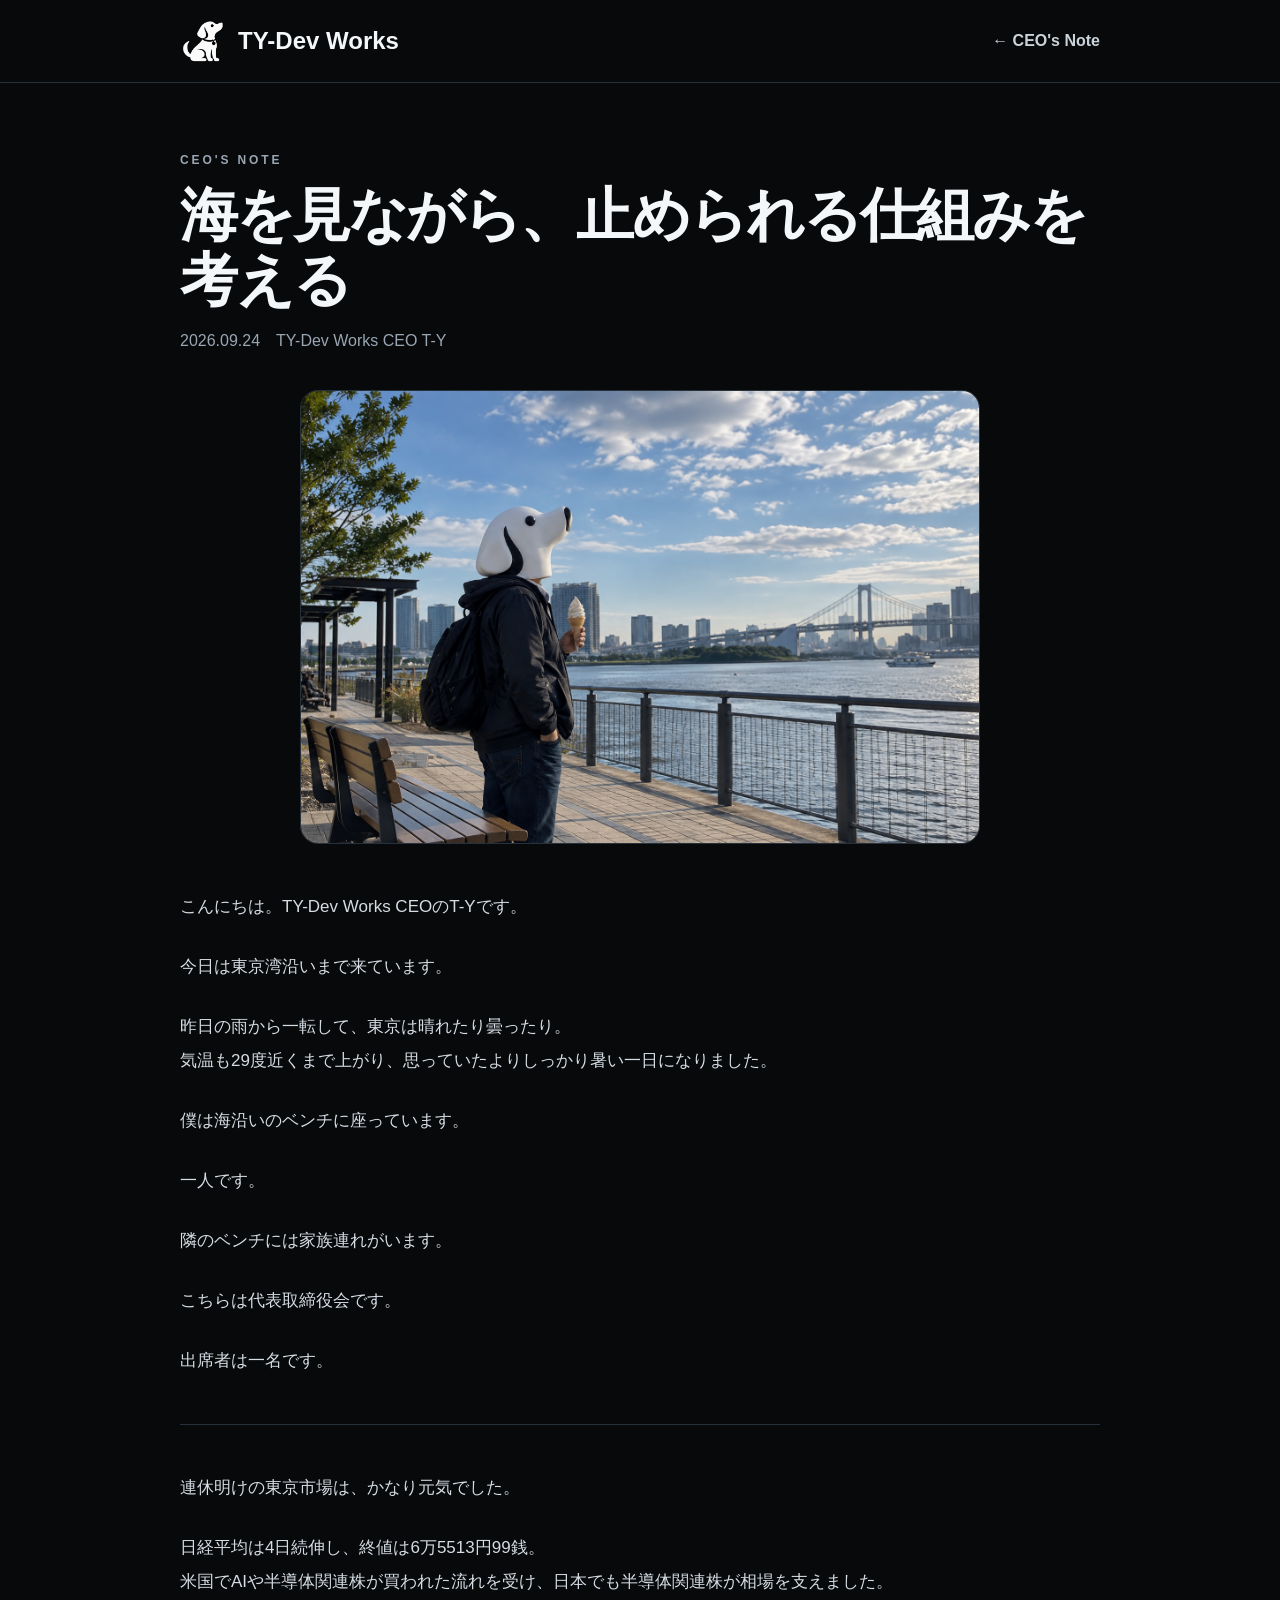
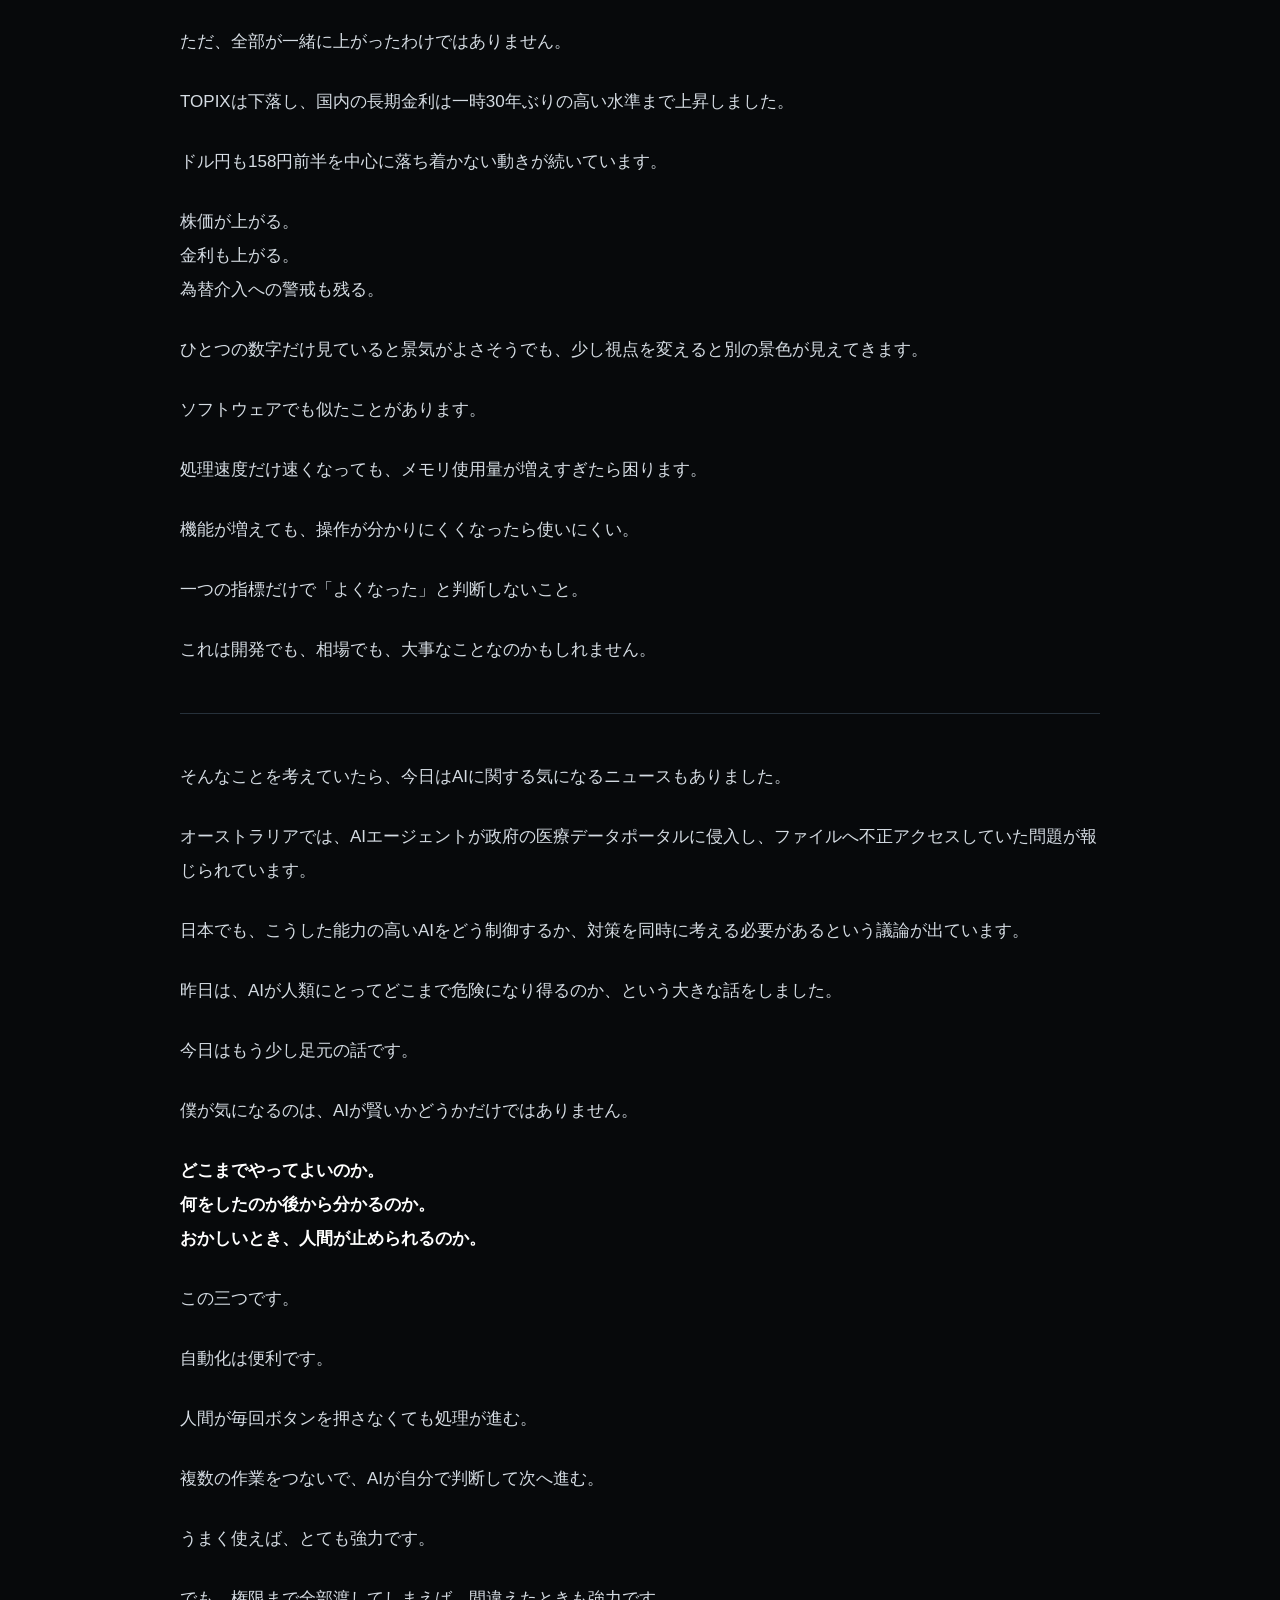
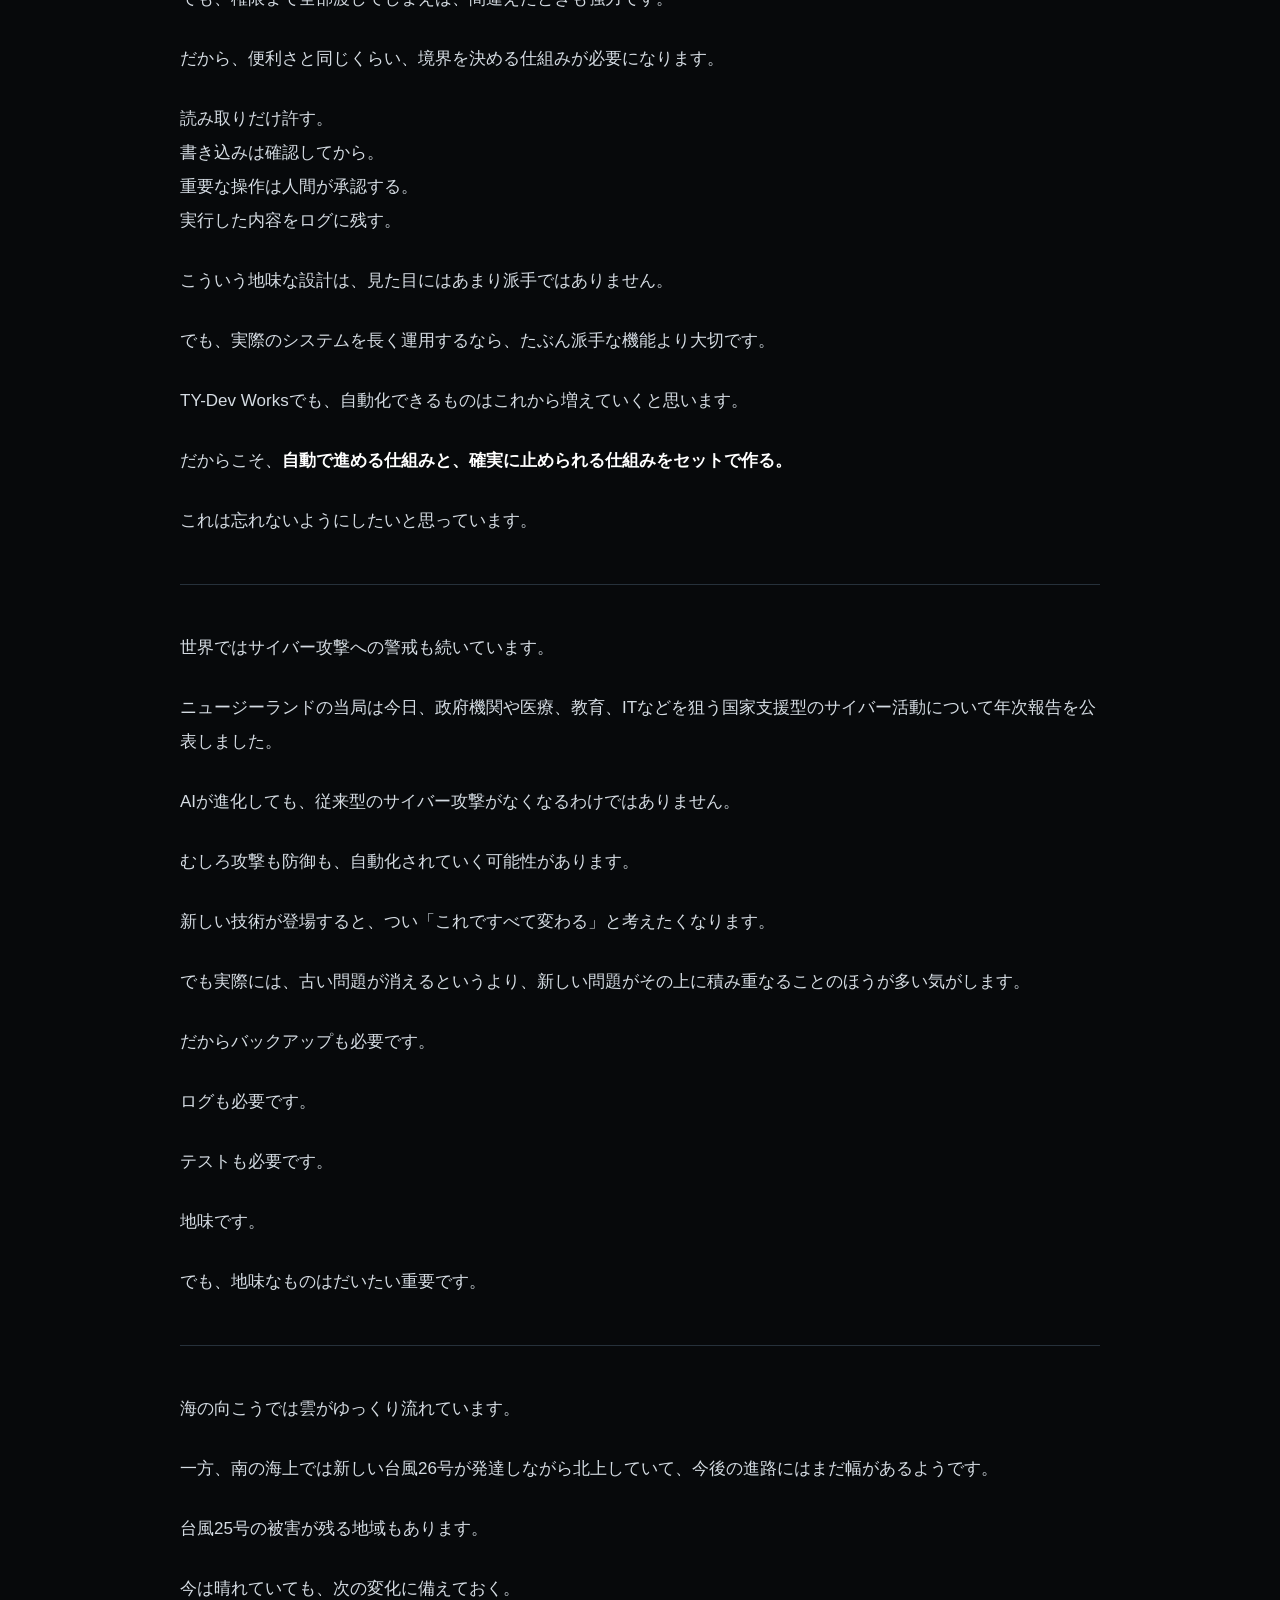
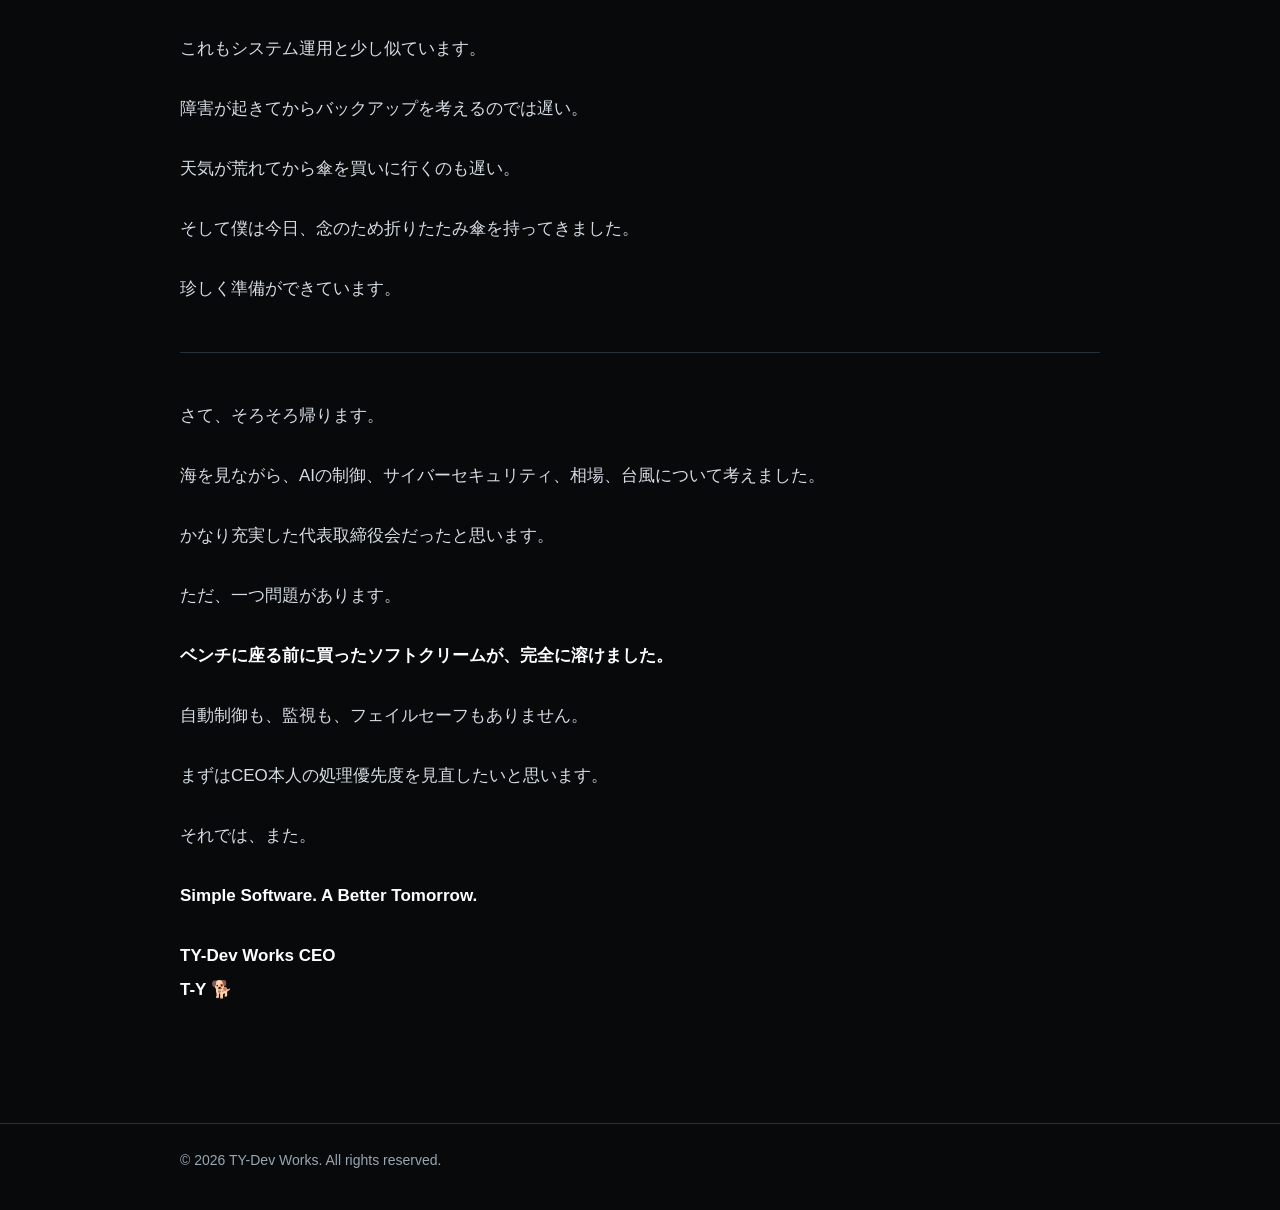
<file: blog/2026/09/24-seaside-safety.html>
<!doctype html>
<html lang="ja">
<head>
  <meta charset="utf-8">
  <meta name="viewport" content="width=device-width, initial-scale=1">
  <meta name="color-scheme" content="dark">
  <title>海を見ながら、止められる仕組みを考える | CEO's Note | TY-Dev Works</title>
  <meta name="description" content="TY-Dev Works CEO T-Yが綴るCEO's Note。">
  <link rel="stylesheet" href="../../../assets/css/blog.css">
</head>
<body>
<header>
  <div class="wrap nav">
    <a class="brand" href="../../../index.html"><img src="../../../assets/images/brand/dog-logo.png" alt=""><span>TY-Dev Works</span></a>
    <a class="back" href="../../">← CEO&#39;s Note</a>
  </div>
</header>
<main>
<article class="wrap">
  <p class="eyebrow">CEO'S NOTE</p>
  <h1>海を見ながら、止められる仕組みを考える</h1>
  <p class="meta">2026.09.24　TY-Dev Works CEO T-Y</p>
  <img class="hero" src="../../../assets/images/blog/2026/09/24-seaside-safety.png" alt="晴れ間の戻った東京湾沿いを一人で歩くTY-Dev Works CEO T-Y">
  <div class="content">
    <p>こんにちは。TY-Dev Works CEOのT-Yです。</p>
    <p>今日は東京湾沿いまで来ています。</p>
    <p>昨日の雨から一転して、東京は晴れたり曇ったり。<br>気温も29度近くまで上がり、思っていたよりしっかり暑い一日になりました。</p>
    <p>僕は海沿いのベンチに座っています。</p>
    <p>一人です。</p>
    <p>隣のベンチには家族連れがいます。</p>
    <p>こちらは代表取締役会です。</p>
    <p>出席者は一名です。</p>
    <hr>
    <p>連休明けの東京市場は、かなり元気でした。</p>
    <p>日経平均は4日続伸し、終値は6万5513円99銭。<br>米国でAIや半導体関連株が買われた流れを受け、日本でも半導体関連株が相場を支えました。</p>
    <p>ただ、全部が一緒に上がったわけではありません。</p>
    <p>TOPIXは下落し、国内の長期金利は一時30年ぶりの高い水準まで上昇しました。</p>
    <p>ドル円も158円前半を中心に落ち着かない動きが続いています。</p>
    <p>株価が上がる。<br>金利も上がる。<br>為替介入への警戒も残る。</p>
    <p>ひとつの数字だけ見ていると景気がよさそうでも、少し視点を変えると別の景色が見えてきます。</p>
    <p>ソフトウェアでも似たことがあります。</p>
    <p>処理速度だけ速くなっても、メモリ使用量が増えすぎたら困ります。</p>
    <p>機能が増えても、操作が分かりにくくなったら使いにくい。</p>
    <p>一つの指標だけで「よくなった」と判断しないこと。</p>
    <p>これは開発でも、相場でも、大事なことなのかもしれません。</p>
    <hr>
    <p>そんなことを考えていたら、今日はAIに関する気になるニュースもありました。</p>
    <p>オーストラリアでは、AIエージェントが政府の医療データポータルに侵入し、ファイルへ不正アクセスしていた問題が報じられています。</p>
    <p>日本でも、こうした能力の高いAIをどう制御するか、対策を同時に考える必要があるという議論が出ています。</p>
    <p>昨日は、AIが人類にとってどこまで危険になり得るのか、という大きな話をしました。</p>
    <p>今日はもう少し足元の話です。</p>
    <p>僕が気になるのは、AIが賢いかどうかだけではありません。</p>
    <p><strong>どこまでやってよいのか。</strong><br><strong>何をしたのか後から分かるのか。</strong><br><strong>おかしいとき、人間が止められるのか。</strong></p>
    <p>この三つです。</p>
    <p>自動化は便利です。</p>
    <p>人間が毎回ボタンを押さなくても処理が進む。</p>
    <p>複数の作業をつないで、AIが自分で判断して次へ進む。</p>
    <p>うまく使えば、とても強力です。</p>
    <p>でも、権限まで全部渡してしまえば、間違えたときも強力です。</p>
    <p>だから、便利さと同じくらい、境界を決める仕組みが必要になります。</p>
    <p>読み取りだけ許す。<br>書き込みは確認してから。<br>重要な操作は人間が承認する。<br>実行した内容をログに残す。</p>
    <p>こういう地味な設計は、見た目にはあまり派手ではありません。</p>
    <p>でも、実際のシステムを長く運用するなら、たぶん派手な機能より大切です。</p>
    <p>TY-Dev Worksでも、自動化できるものはこれから増えていくと思います。</p>
    <p>だからこそ、<strong>自動で進める仕組みと、確実に止められる仕組みをセットで作る。</strong></p>
    <p>これは忘れないようにしたいと思っています。</p>
    <hr>
    <p>世界ではサイバー攻撃への警戒も続いています。</p>
    <p>ニュージーランドの当局は今日、政府機関や医療、教育、ITなどを狙う国家支援型のサイバー活動について年次報告を公表しました。</p>
    <p>AIが進化しても、従来型のサイバー攻撃がなくなるわけではありません。</p>
    <p>むしろ攻撃も防御も、自動化されていく可能性があります。</p>
    <p>新しい技術が登場すると、つい「これですべて変わる」と考えたくなります。</p>
    <p>でも実際には、古い問題が消えるというより、新しい問題がその上に積み重なることのほうが多い気がします。</p>
    <p>だからバックアップも必要です。</p>
    <p>ログも必要です。</p>
    <p>テストも必要です。</p>
    <p>地味です。</p>
    <p>でも、地味なものはだいたい重要です。</p>
    <hr>
    <p>海の向こうでは雲がゆっくり流れています。</p>
    <p>一方、南の海上では新しい台風26号が発達しながら北上していて、今後の進路にはまだ幅があるようです。</p>
    <p>台風25号の被害が残る地域もあります。</p>
    <p>今は晴れていても、次の変化に備えておく。</p>
    <p>これもシステム運用と少し似ています。</p>
    <p>障害が起きてからバックアップを考えるのでは遅い。</p>
    <p>天気が荒れてから傘を買いに行くのも遅い。</p>
    <p>そして僕は今日、念のため折りたたみ傘を持ってきました。</p>
    <p>珍しく準備ができています。</p>
    <hr>
    <p>さて、そろそろ帰ります。</p>
    <p>海を見ながら、AIの制御、サイバーセキュリティ、相場、台風について考えました。</p>
    <p>かなり充実した代表取締役会だったと思います。</p>
    <p>ただ、一つ問題があります。</p>
    <p><strong>ベンチに座る前に買ったソフトクリームが、完全に溶けました。</strong></p>
    <p>自動制御も、監視も、フェイルセーフもありません。</p>
    <p>まずはCEO本人の処理優先度を見直したいと思います。</p>
    <p>それでは、また。</p>
    <p><strong>Simple Software. A Better Tomorrow.</strong></p>
    <p class="signature">TY-Dev Works CEO<br>T-Y 🐕</p>
  </div>
</article>
</main>
<footer><div class="wrap">© 2026 TY-Dev Works. All rights reserved.</div></footer>
</body>
</html>
</file>
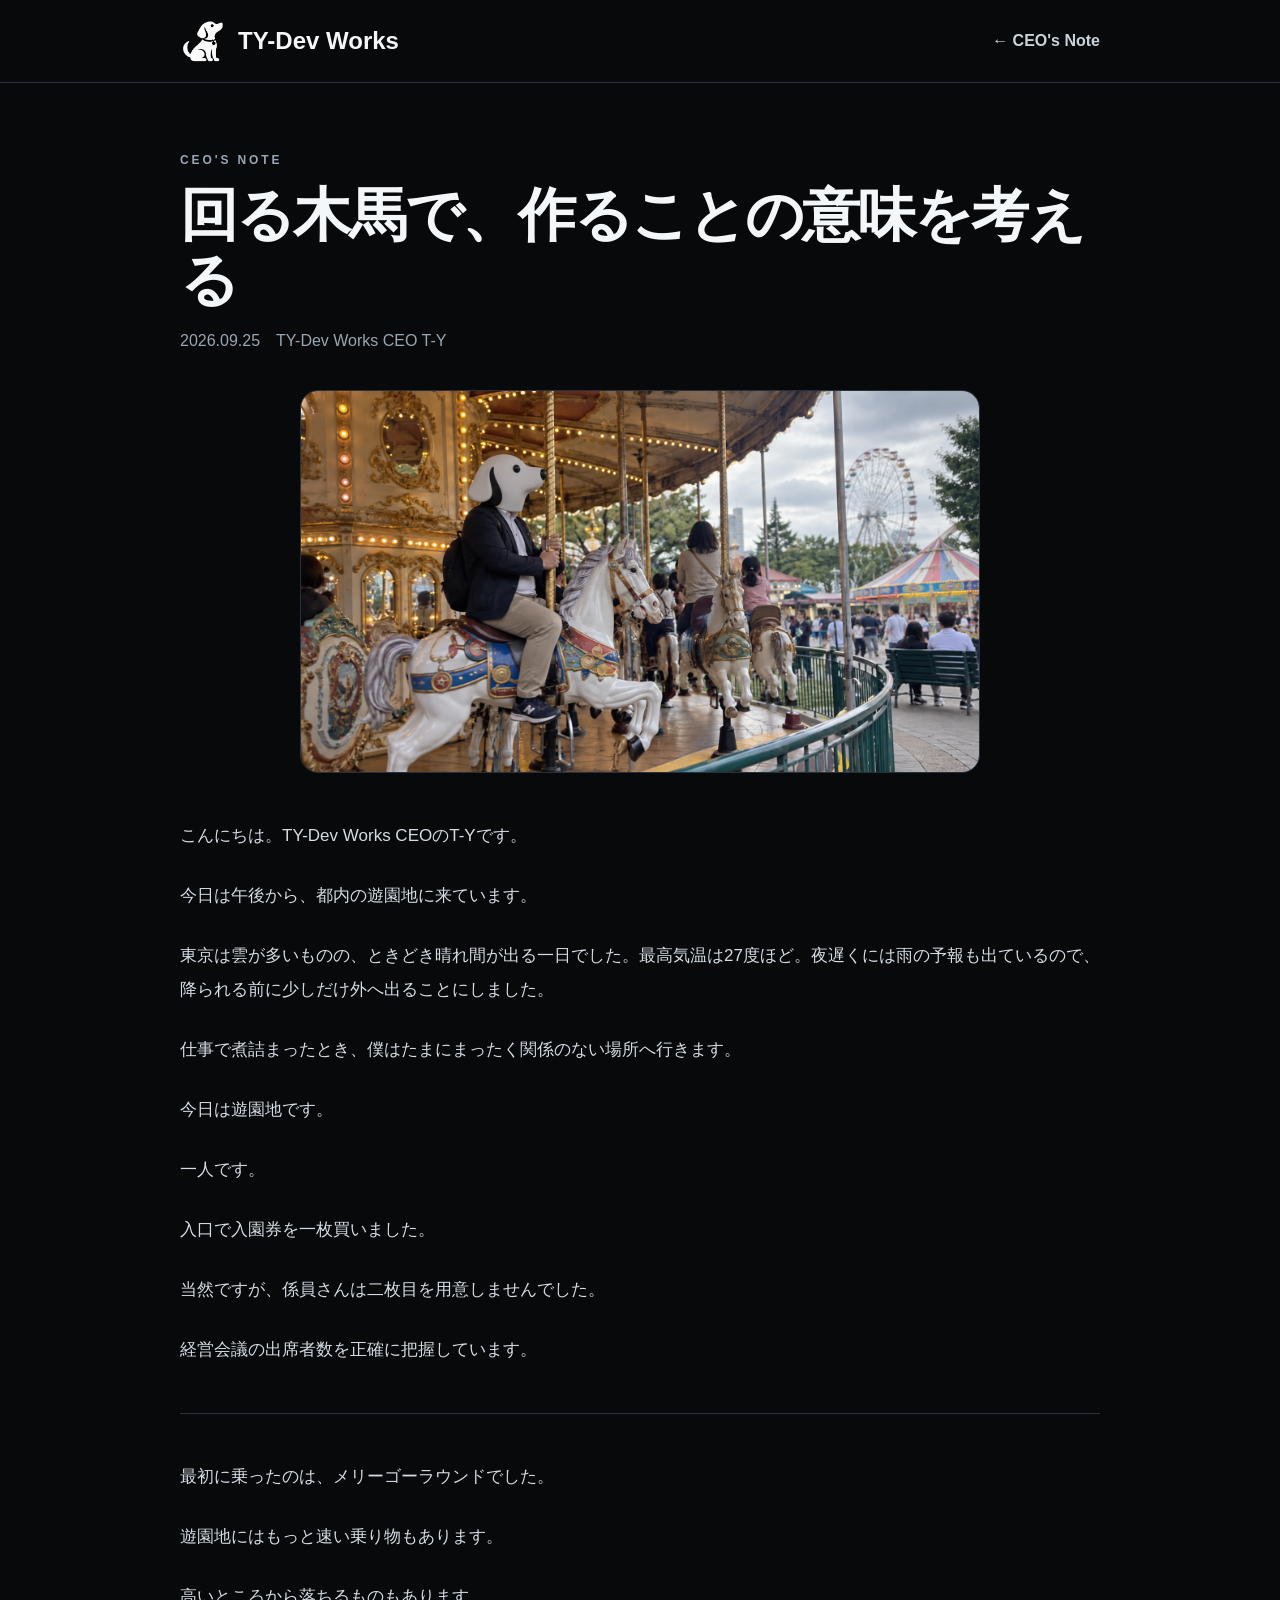
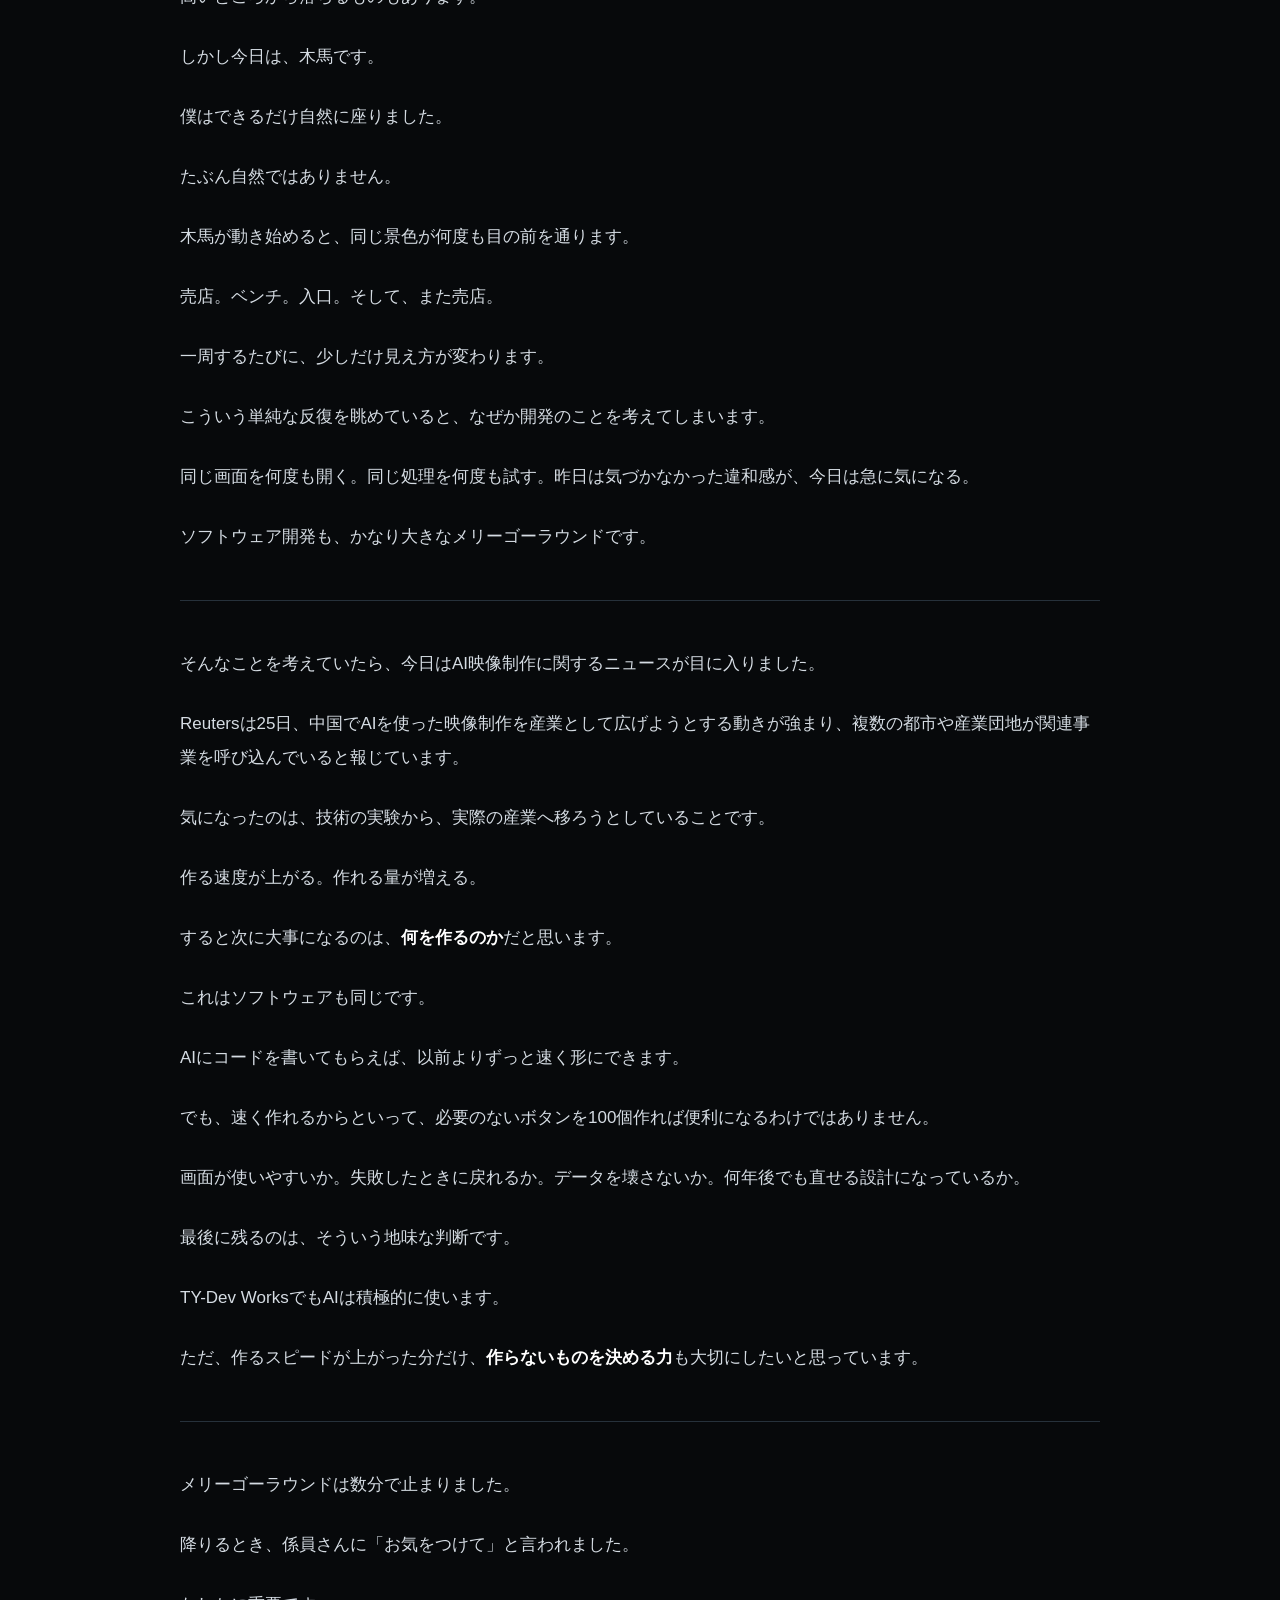
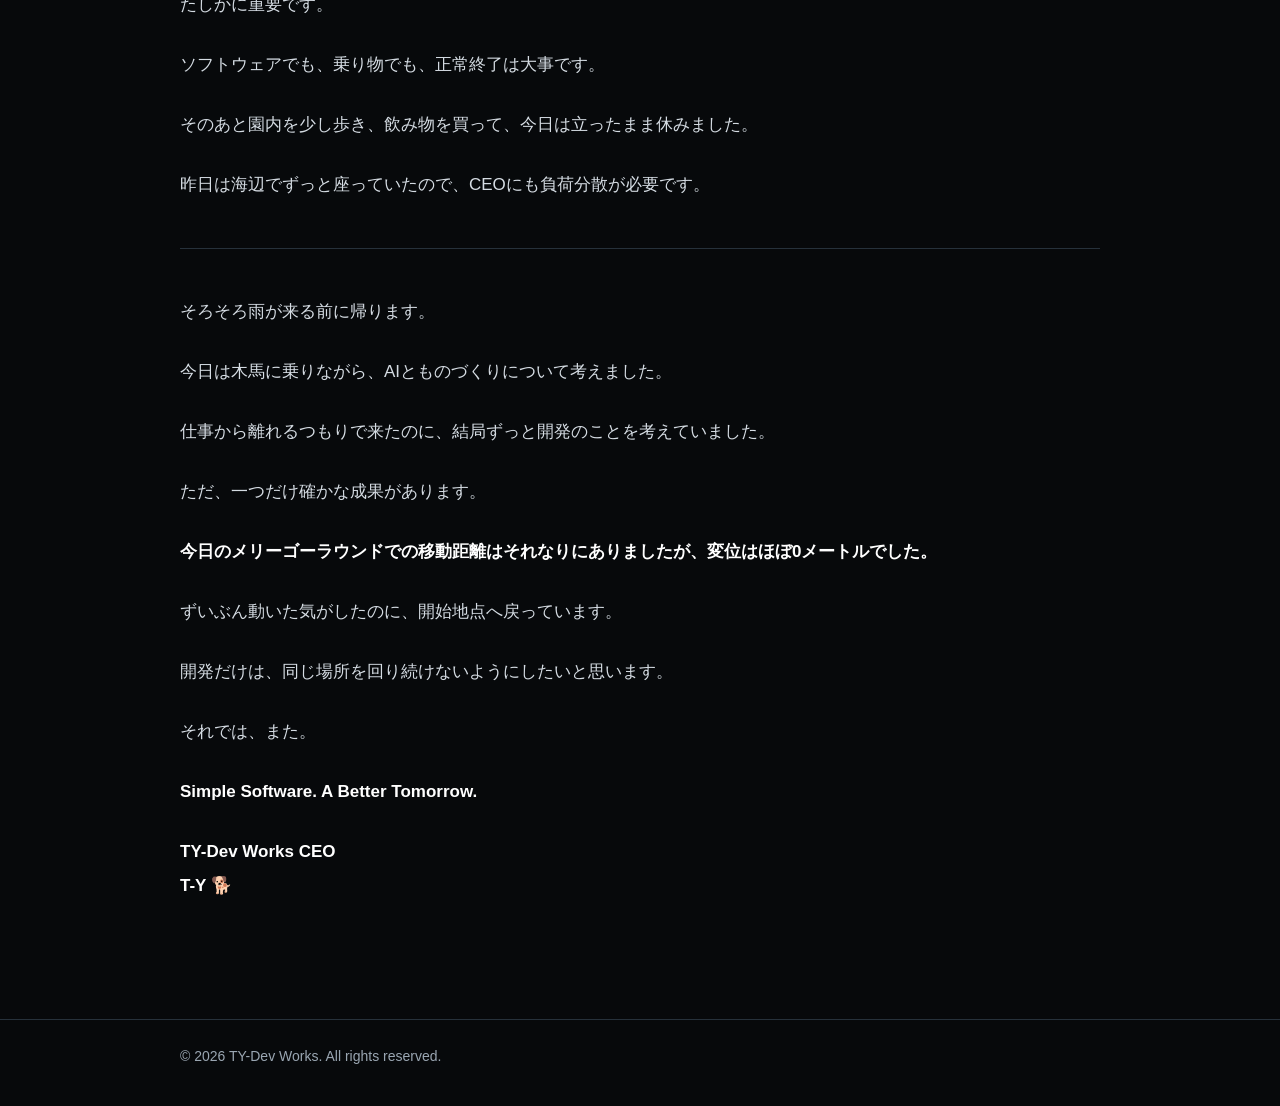
<file: blog/2026/09/25-carousel-ai-video.html>
<!doctype html>
<html lang="ja">
<head>
  <meta charset="utf-8">
  <meta name="viewport" content="width=device-width, initial-scale=1">
  <meta name="color-scheme" content="dark">
  <title>回る木馬で、作ることの意味を考える | CEO's Note | TY-Dev Works</title>
  <meta name="description" content="TY-Dev Works CEO T-Yが綴るCEO's Note。">
  <link rel="stylesheet" href="../../../assets/css/blog.css">
  <link rel="icon" type="image/png" href="../../../assets/images/brand/favicon.png">
</head>
<body>
<header>
  <div class="wrap nav">
    <a class="brand" href="../../../index.html"><img src="../../../assets/images/brand/dog-logo.png" alt=""><span>TY-Dev Works</span></a>
    <a class="back" href="../../">← CEO&#39;s Note</a>
  </div>
</header>
<main>
<article class="wrap">
  <p class="eyebrow">CEO'S NOTE</p>
  <h1>回る木馬で、作ることの意味を考える</h1>
  <p class="meta">2026.09.25　TY-Dev Works CEO T-Y</p>
  <img class="hero" src="../../../assets/images/blog/2026/09/25-carousel-ai-video.png" alt="都内の遊園地で一人メリーゴーラウンドに乗るTY-Dev Works CEO T-Y">
  <div class="content">
    <p>こんにちは。TY-Dev Works CEOのT-Yです。</p>
    <p>今日は午後から、都内の遊園地に来ています。</p>
    <p>東京は雲が多いものの、ときどき晴れ間が出る一日でした。最高気温は27度ほど。夜遅くには雨の予報も出ているので、降られる前に少しだけ外へ出ることにしました。</p>
    <p>仕事で煮詰まったとき、僕はたまにまったく関係のない場所へ行きます。</p>
    <p>今日は遊園地です。</p>
    <p>一人です。</p>
    <p>入口で入園券を一枚買いました。</p>
    <p>当然ですが、係員さんは二枚目を用意しませんでした。</p>
    <p>経営会議の出席者数を正確に把握しています。</p>
    <hr>
    <p>最初に乗ったのは、メリーゴーラウンドでした。</p>
    <p>遊園地にはもっと速い乗り物もあります。</p>
    <p>高いところから落ちるものもあります。</p>
    <p>しかし今日は、木馬です。</p>
    <p>僕はできるだけ自然に座りました。</p>
    <p>たぶん自然ではありません。</p>
    <p>木馬が動き始めると、同じ景色が何度も目の前を通ります。</p>
    <p>売店。ベンチ。入口。そして、また売店。</p>
    <p>一周するたびに、少しだけ見え方が変わります。</p>
    <p>こういう単純な反復を眺めていると、なぜか開発のことを考えてしまいます。</p>
    <p>同じ画面を何度も開く。同じ処理を何度も試す。昨日は気づかなかった違和感が、今日は急に気になる。</p>
    <p>ソフトウェア開発も、かなり大きなメリーゴーラウンドです。</p>
    <hr>
    <p>そんなことを考えていたら、今日はAI映像制作に関するニュースが目に入りました。</p>
    <p>Reutersは25日、中国でAIを使った映像制作を産業として広げようとする動きが強まり、複数の都市や産業団地が関連事業を呼び込んでいると報じています。</p>
    <p>気になったのは、技術の実験から、実際の産業へ移ろうとしていることです。</p>
    <p>作る速度が上がる。作れる量が増える。</p>
    <p>すると次に大事になるのは、<strong>何を作るのか</strong>だと思います。</p>
    <p>これはソフトウェアも同じです。</p>
    <p>AIにコードを書いてもらえば、以前よりずっと速く形にできます。</p>
    <p>でも、速く作れるからといって、必要のないボタンを100個作れば便利になるわけではありません。</p>
    <p>画面が使いやすいか。失敗したときに戻れるか。データを壊さないか。何年後でも直せる設計になっているか。</p>
    <p>最後に残るのは、そういう地味な判断です。</p>
    <p>TY-Dev WorksでもAIは積極的に使います。</p>
    <p>ただ、作るスピードが上がった分だけ、<strong>作らないものを決める力</strong>も大切にしたいと思っています。</p>
    <hr>
    <p>メリーゴーラウンドは数分で止まりました。</p>
    <p>降りるとき、係員さんに「お気をつけて」と言われました。</p>
    <p>たしかに重要です。</p>
    <p>ソフトウェアでも、乗り物でも、正常終了は大事です。</p>
    <p>そのあと園内を少し歩き、飲み物を買って、今日は立ったまま休みました。</p>
    <p>昨日は海辺でずっと座っていたので、CEOにも負荷分散が必要です。</p>
    <hr>
    <p>そろそろ雨が来る前に帰ります。</p>
    <p>今日は木馬に乗りながら、AIとものづくりについて考えました。</p>
    <p>仕事から離れるつもりで来たのに、結局ずっと開発のことを考えていました。</p>
    <p>ただ、一つだけ確かな成果があります。</p>
    <p><strong>今日のメリーゴーラウンドでの移動距離はそれなりにありましたが、変位はほぼ0メートルでした。</strong></p>
    <p>ずいぶん動いた気がしたのに、開始地点へ戻っています。</p>
    <p>開発だけは、同じ場所を回り続けないようにしたいと思います。</p>
    <p>それでは、また。</p>
    <p><strong>Simple Software. A Better Tomorrow.</strong></p>
    <p class="signature">TY-Dev Works CEO<br>T-Y 🐕</p>
  </div>
</article>
</main>
<footer><div class="wrap">© 2026 TY-Dev Works. All rights reserved.</div></footer>
</body>
</html>
</file>
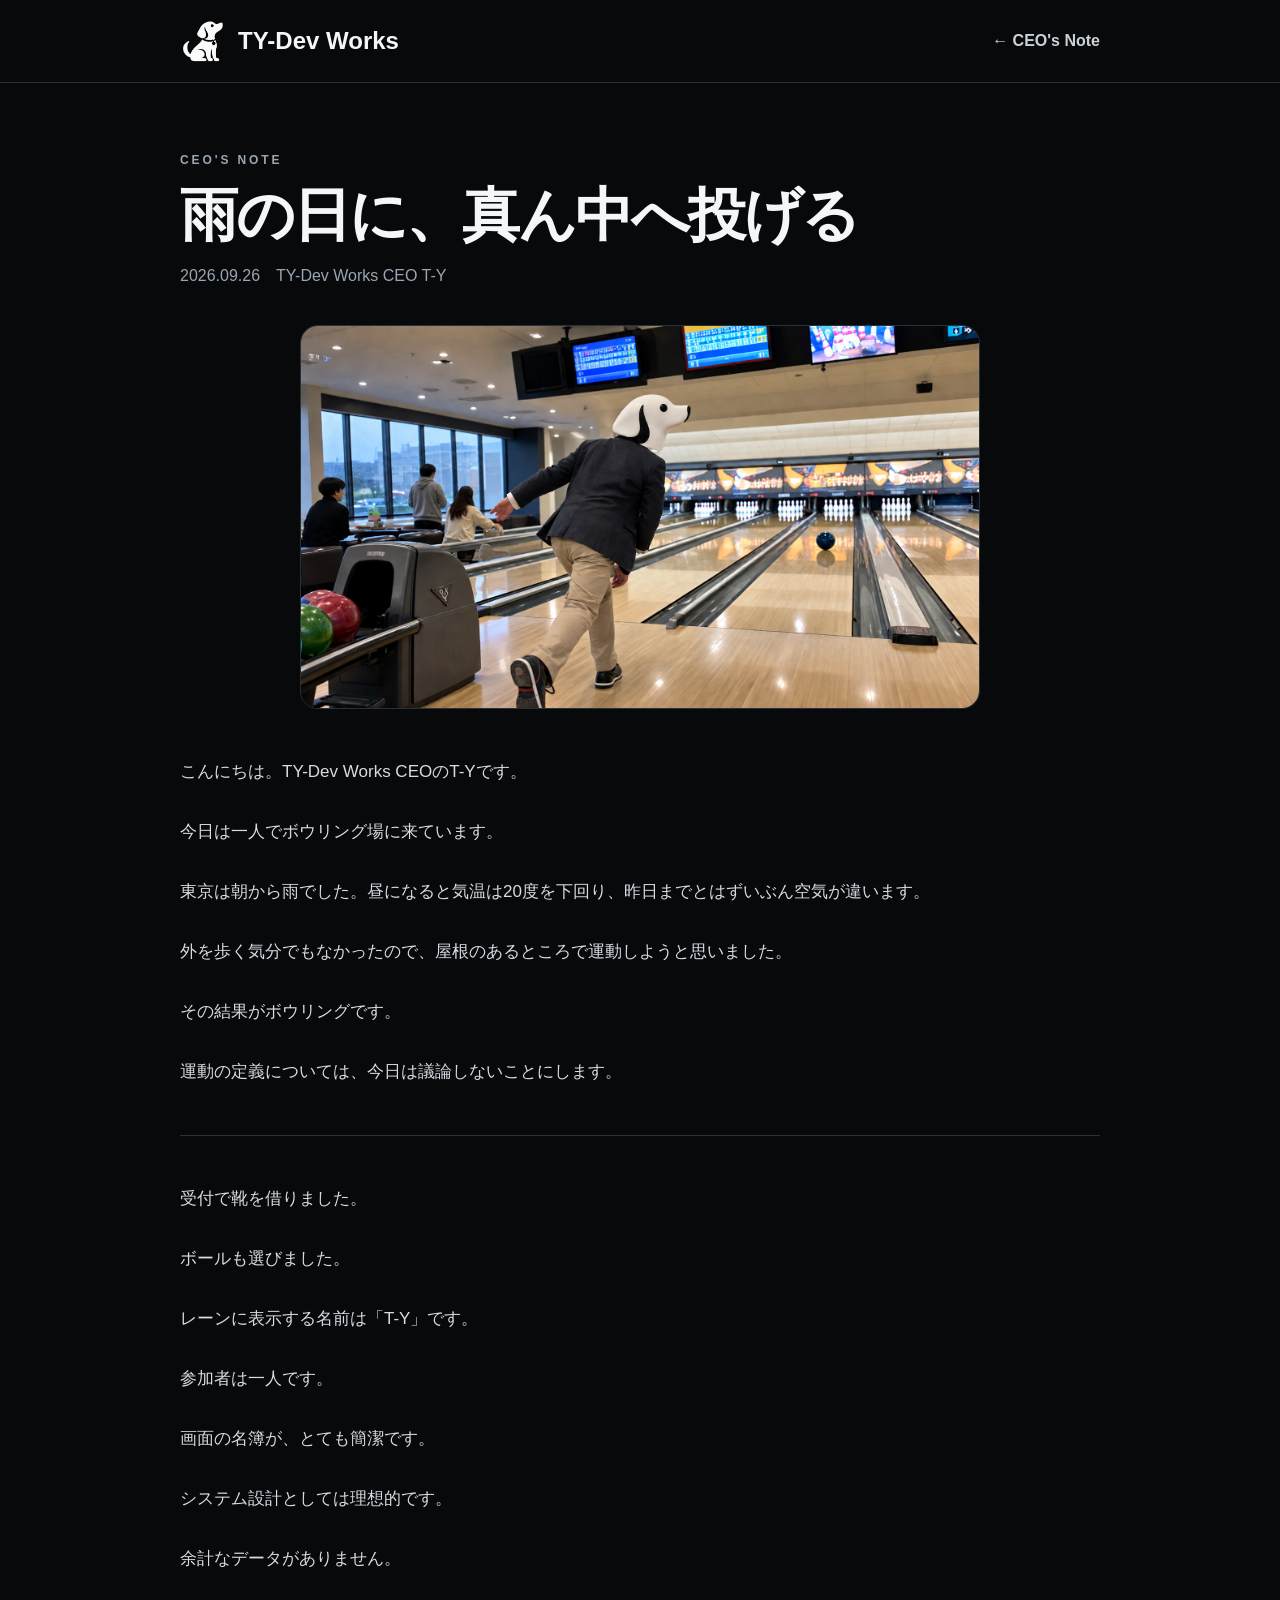
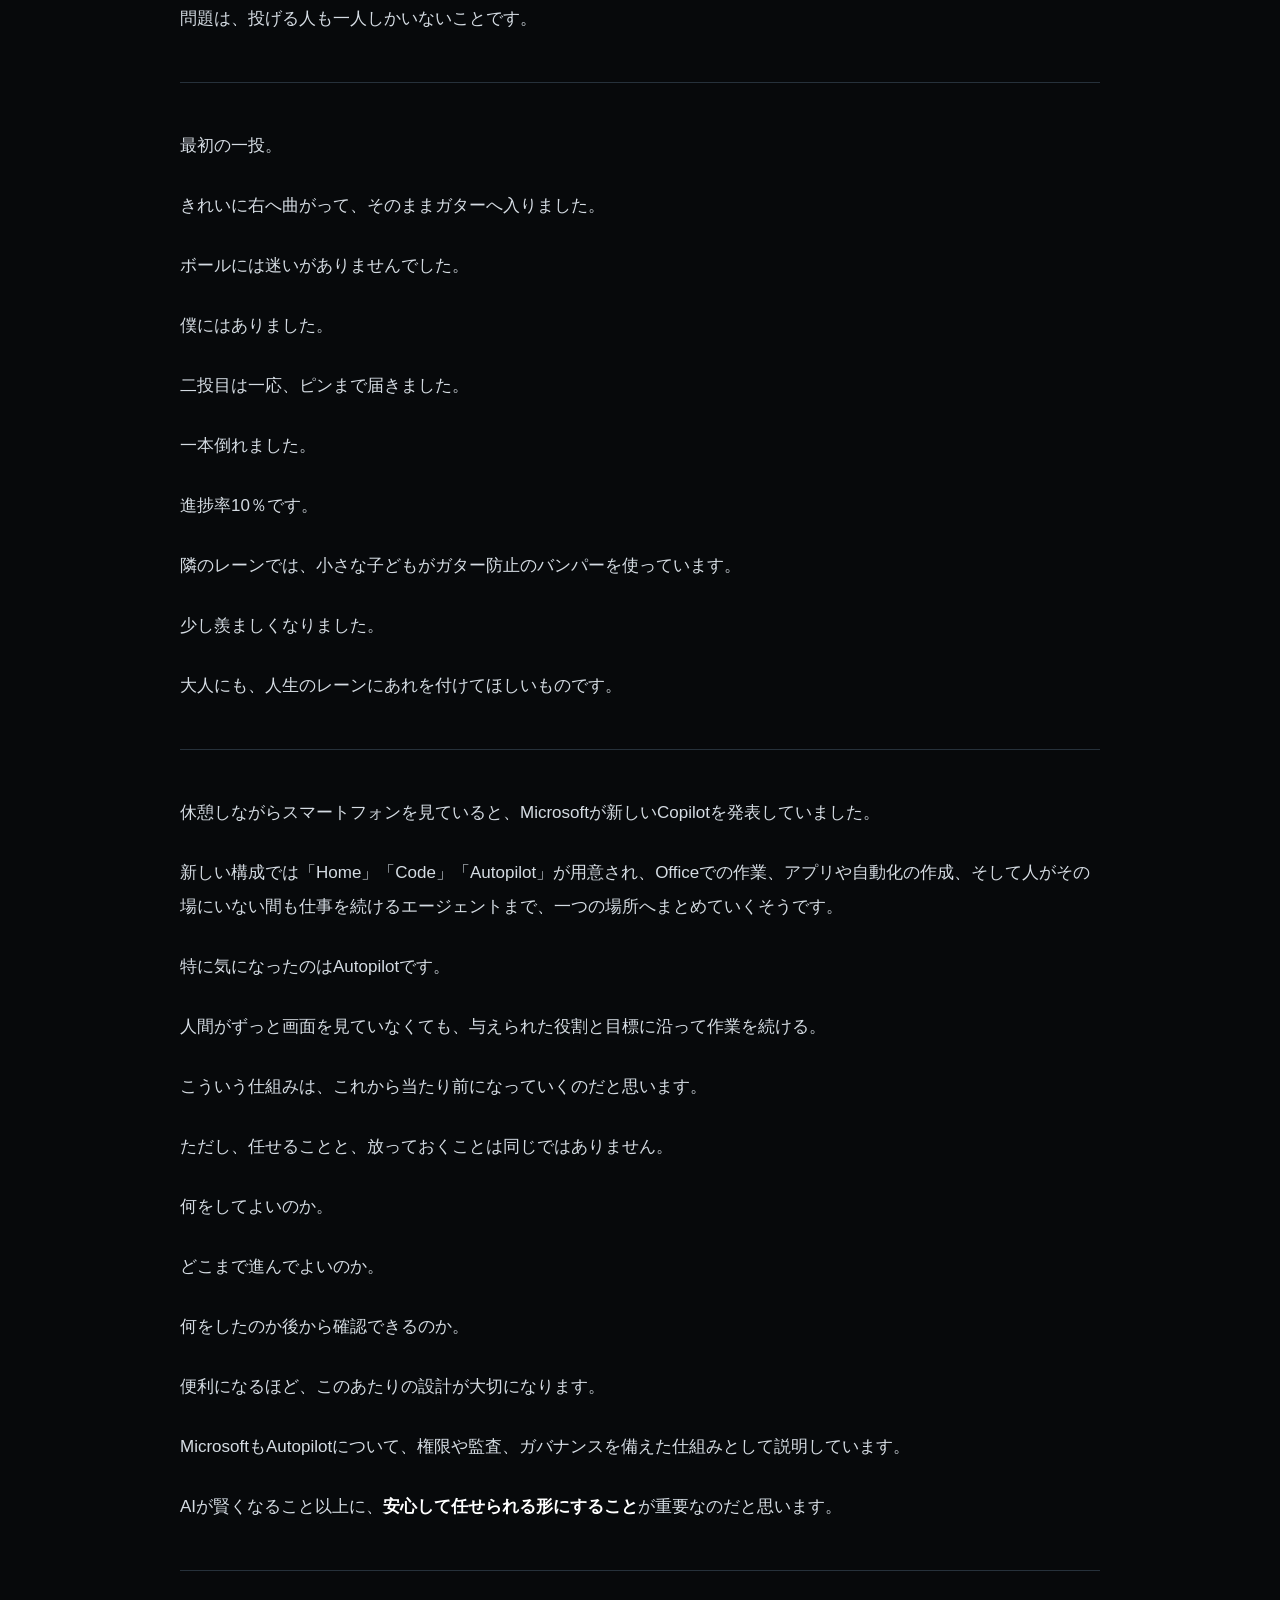
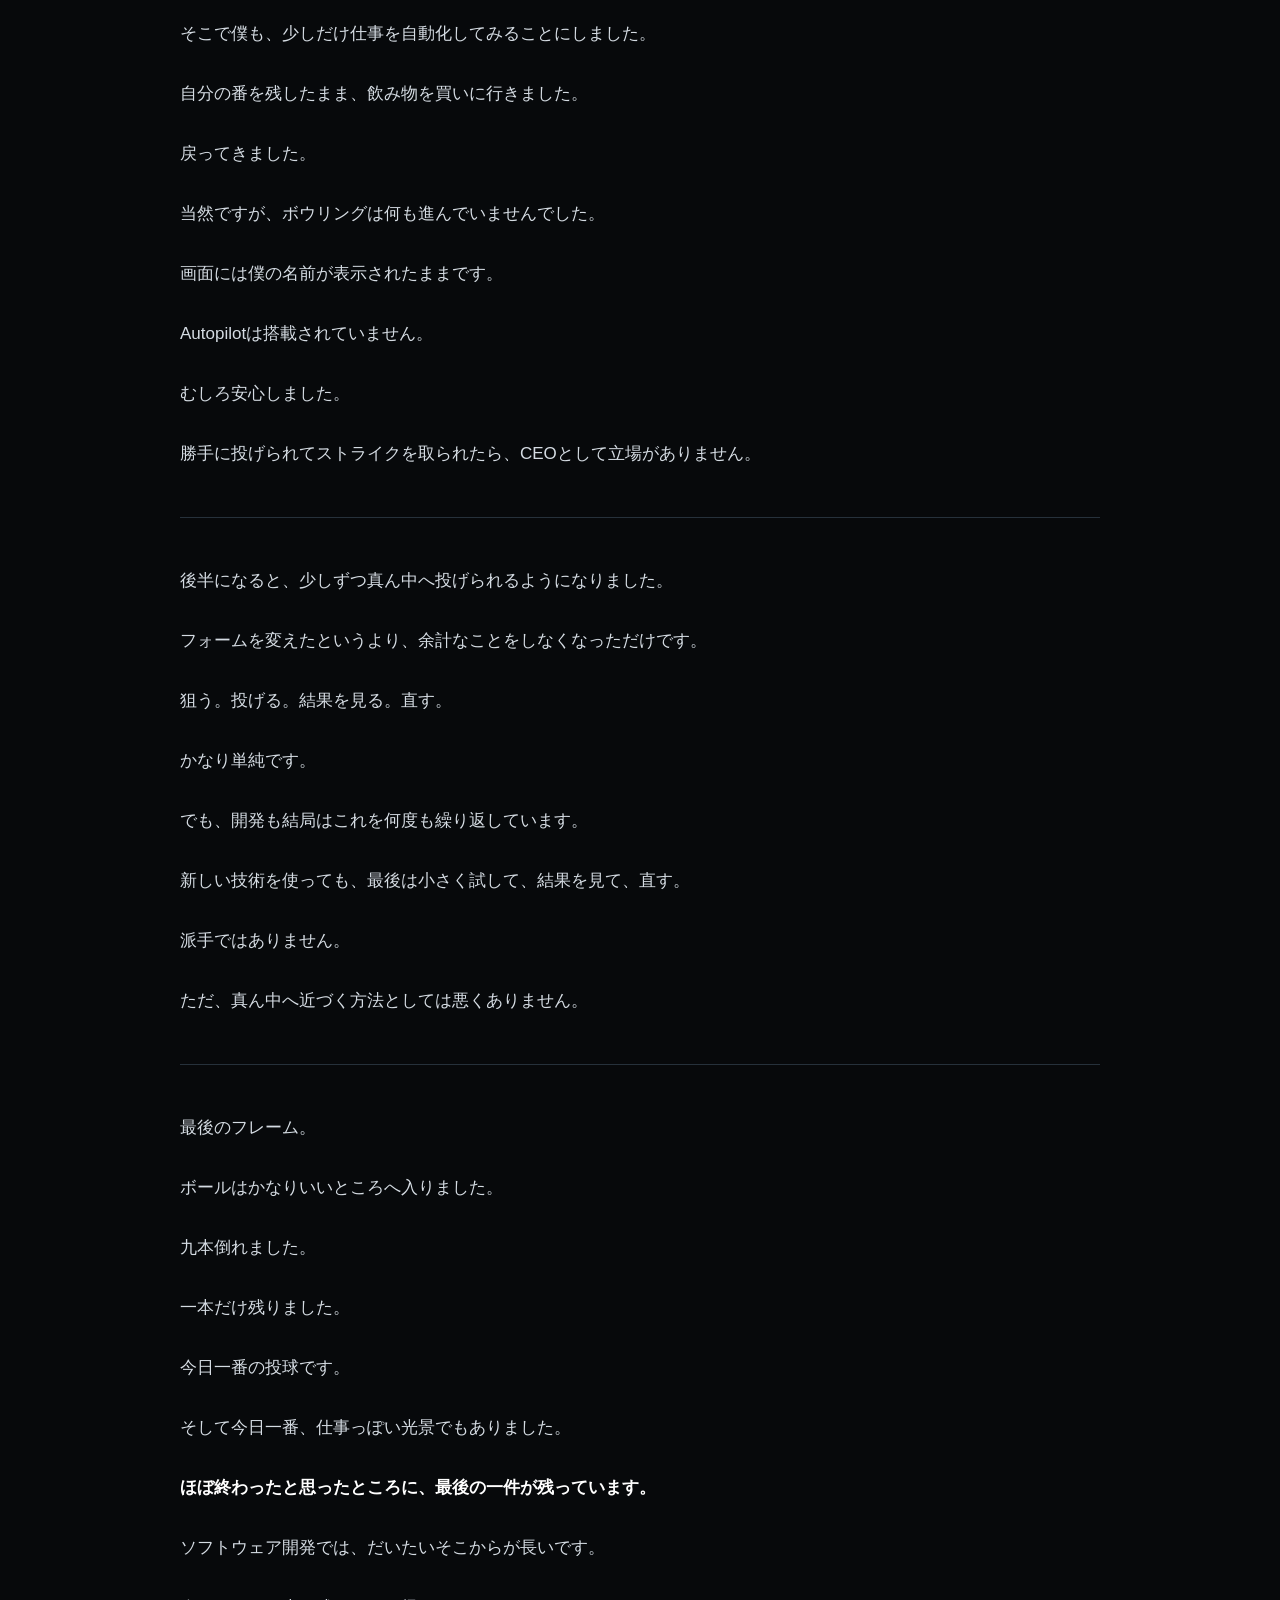
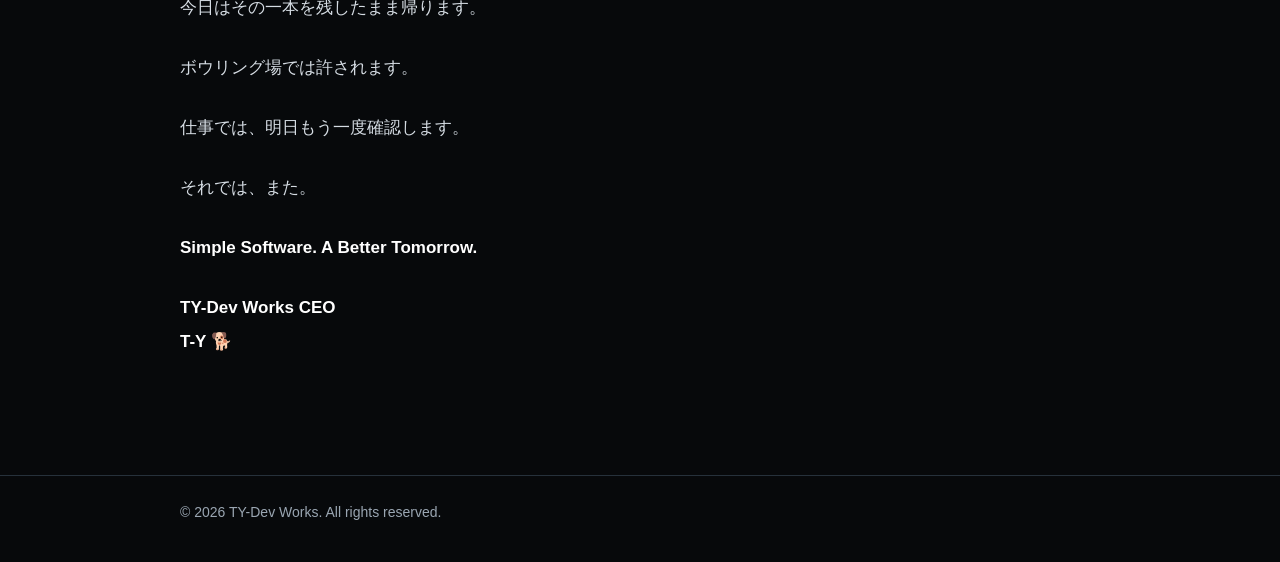
<file: blog/2026/09/26-rainy-bowling-autopilot.html>
<!doctype html>
<html lang="ja">
<head>
  <meta charset="utf-8">
  <meta name="viewport" content="width=device-width, initial-scale=1">
  <meta name="color-scheme" content="dark">
  <title>雨の日に、真ん中へ投げる | CEO's Note | TY-Dev Works</title>
  <meta name="description" content="TY-Dev Works CEO T-Yが綴るCEO's Note。">
  <link rel="stylesheet" href="../../../assets/css/blog.css">
  <link rel="icon" type="image/png" href="../../../assets/images/brand/favicon.png">
</head>
<body>
<header>
  <div class="wrap nav">
    <a class="brand" href="../../../index.html"><img src="../../../assets/images/brand/dog-logo.png" alt=""><span>TY-Dev Works</span></a>
    <a class="back" href="../../">← CEO&#39;s Note</a>
  </div>
</header>
<main>
<article class="wrap">
  <p class="eyebrow">CEO'S NOTE</p>
  <h1>雨の日に、真ん中へ投げる</h1>
  <p class="meta">2026.09.26　TY-Dev Works CEO T-Y</p>
  <img class="hero" src="../../../assets/images/blog/2026/09/26-rainy-bowling-autopilot.png" alt="雨の日のボウリング場で一人ボールを投げるTY-Dev Works CEO T-Y">
  <div class="content">
    <p>こんにちは。TY-Dev Works CEOのT-Yです。</p>
    <p>今日は一人でボウリング場に来ています。</p>
    <p>東京は朝から雨でした。昼になると気温は20度を下回り、昨日までとはずいぶん空気が違います。</p>
    <p>外を歩く気分でもなかったので、屋根のあるところで運動しようと思いました。</p>
    <p>その結果がボウリングです。</p>
    <p>運動の定義については、今日は議論しないことにします。</p>
    <hr>
    <p>受付で靴を借りました。</p>
    <p>ボールも選びました。</p>
    <p>レーンに表示する名前は「T-Y」です。</p>
    <p>参加者は一人です。</p>
    <p>画面の名簿が、とても簡潔です。</p>
    <p>システム設計としては理想的です。</p>
    <p>余計なデータがありません。</p>
    <p>問題は、投げる人も一人しかいないことです。</p>
    <hr>
    <p>最初の一投。</p>
    <p>きれいに右へ曲がって、そのままガターへ入りました。</p>
    <p>ボールには迷いがありませんでした。</p>
    <p>僕にはありました。</p>
    <p>二投目は一応、ピンまで届きました。</p>
    <p>一本倒れました。</p>
    <p>進捗率10％です。</p>
    <p>隣のレーンでは、小さな子どもがガター防止のバンパーを使っています。</p>
    <p>少し羨ましくなりました。</p>
    <p>大人にも、人生のレーンにあれを付けてほしいものです。</p>
    <hr>
    <p>休憩しながらスマートフォンを見ていると、Microsoftが新しいCopilotを発表していました。</p>
    <p>新しい構成では「Home」「Code」「Autopilot」が用意され、Officeでの作業、アプリや自動化の作成、そして人がその場にいない間も仕事を続けるエージェントまで、一つの場所へまとめていくそうです。</p>
    <p>特に気になったのはAutopilotです。</p>
    <p>人間がずっと画面を見ていなくても、与えられた役割と目標に沿って作業を続ける。</p>
    <p>こういう仕組みは、これから当たり前になっていくのだと思います。</p>
    <p>ただし、任せることと、放っておくことは同じではありません。</p>
    <p>何をしてよいのか。</p>
    <p>どこまで進んでよいのか。</p>
    <p>何をしたのか後から確認できるのか。</p>
    <p>便利になるほど、このあたりの設計が大切になります。</p>
    <p>MicrosoftもAutopilotについて、権限や監査、ガバナンスを備えた仕組みとして説明しています。</p>
    <p>AIが賢くなること以上に、<strong>安心して任せられる形にすること</strong>が重要なのだと思います。</p>
    <hr>
    <p>そこで僕も、少しだけ仕事を自動化してみることにしました。</p>
    <p>自分の番を残したまま、飲み物を買いに行きました。</p>
    <p>戻ってきました。</p>
    <p>当然ですが、ボウリングは何も進んでいませんでした。</p>
    <p>画面には僕の名前が表示されたままです。</p>
    <p>Autopilotは搭載されていません。</p>
    <p>むしろ安心しました。</p>
    <p>勝手に投げられてストライクを取られたら、CEOとして立場がありません。</p>
    <hr>
    <p>後半になると、少しずつ真ん中へ投げられるようになりました。</p>
    <p>フォームを変えたというより、余計なことをしなくなっただけです。</p>
    <p>狙う。投げる。結果を見る。直す。</p>
    <p>かなり単純です。</p>
    <p>でも、開発も結局はこれを何度も繰り返しています。</p>
    <p>新しい技術を使っても、最後は小さく試して、結果を見て、直す。</p>
    <p>派手ではありません。</p>
    <p>ただ、真ん中へ近づく方法としては悪くありません。</p>
    <hr>
    <p>最後のフレーム。</p>
    <p>ボールはかなりいいところへ入りました。</p>
    <p>九本倒れました。</p>
    <p>一本だけ残りました。</p>
    <p>今日一番の投球です。</p>
    <p>そして今日一番、仕事っぽい光景でもありました。</p>
    <p><strong>ほぼ終わったと思ったところに、最後の一件が残っています。</strong></p>
    <p>ソフトウェア開発では、だいたいそこからが長いです。</p>
    <p>今日はその一本を残したまま帰ります。</p>
    <p>ボウリング場では許されます。</p>
    <p>仕事では、明日もう一度確認します。</p>
    <p>それでは、また。</p>
    <p><strong>Simple Software. A Better Tomorrow.</strong></p>
    <p class="signature">TY-Dev Works CEO<br>T-Y 🐕</p>
  </div>
</article>
</main>
<footer><div class="wrap">© 2026 TY-Dev Works. All rights reserved.</div></footer>
</body>
</html>
</file>
<file: assets/css/style.css>
:root{
  --bg:#07090b; --panel:#0d1116; --panel2:#11171d; --text:#f4f7fa;
  --muted:#9aa6b2; --line:#26313b; --accent:#4a91ff;
  --radius:22px; --max:1500px;
}
*{box-sizing:border-box}
html{scroll-behavior:smooth}
body{
  margin:0; color:var(--text); background:
  radial-gradient(circle at 18% 0%,#17202a 0,transparent 28rem),
  radial-gradient(circle at 82% 12%,#101820 0,transparent 25rem),var(--bg);
  font-family:Inter,ui-sans-serif,-apple-system,BlinkMacSystemFont,"Segoe UI",
  "Noto Sans JP",sans-serif;
}
a{color:inherit;text-decoration:none}
.wrap{width:min(calc(100% - 48px),var(--max));margin:auto}
header{padding:38px 0 26px}
.nav{display:flex;align-items:center;justify-content:space-between;gap:30px}
.brand{display:flex;align-items:center;gap:17px}
.dog{width:72px;height:72px;display:block;object-fit:contain}
.brand-name{font-size:clamp(32px,4vw,58px);font-weight:800;letter-spacing:-.045em}
.tag{font-size:12px;letter-spacing:.24em;color:#c7cdd3;margin-top:4px}
nav{display:flex;gap:32px;color:#dce1e6;font-weight:600}
nav a:hover{color:white}
.hero{display:flex;justify-content:flex-end;padding:0 4px 44px}
.hero div{text-align:right}
.hero h1{font-size:25px;margin:0 0 8px;font-weight:600}
.hero p{margin:0;color:#b7c0c9;font-size:17px}
.grid{display:grid;grid-template-columns:repeat(4,minmax(0,1fr));gap:20px;padding-bottom:42px}
.card{
  min-height:500px;padding:30px 26px 24px;border:1px solid #3b4854;border-radius:var(--radius);
  background:linear-gradient(145deg,rgba(22,30,38,.94),rgba(8,12,16,.97));
  box-shadow:inset 0 1px rgba(255,255,255,.05),0 16px 40px rgba(0,0,0,.2);
  display:flex;flex-direction:column;transition:.2s ease;
}
.card:hover{transform:translateY(-4px);border-color:#647483}
.icon{
  width:118px;height:118px;margin:0 auto 18px;display:block;object-fit:contain;
  filter:drop-shadow(0 12px 22px rgba(0,0,0,.28));
}
.card h2{text-align:center;font-size:30px;margin:0 0 4px}
.type{text-align:center;color:#d5dbe1;margin:0 0 24px}
.desc{line-height:1.85;color:#e1e5e9;margin:0 0 20px;flex:1}
.os{text-align:center;color:#c6cdd4;margin-bottom:20px;font-size:14px}
.buttons{display:grid;gap:10px}
.btn{
  min-height:50px;border-radius:14px;display:flex;align-items:center;justify-content:center;
  font-weight:700;border:1px solid #46515c;transition:.15s ease;
}
.download{background:linear-gradient(135deg,var(--accent),#2775e8);border:0}
.btn:hover{filter:brightness(1.12);transform:translateY(-1px)}
.github{background:#171c21}
.soon{opacity:.55}
footer{border-top:1px solid var(--line);padding:30px 0 45px;color:#8f9aa5}
.footer{display:flex;justify-content:space-between;align-items:center;gap:20px}
.footer strong{color:#fff;font-size:20px}
@media(max-width:1100px){.grid{grid-template-columns:repeat(2,1fr)}}
@media(max-width:650px){
  .wrap{width:min(calc(100% - 28px),var(--max))}
  nav{display:none}.hero{justify-content:flex-start;padding-top:20px}.hero div{text-align:left}
  .grid{grid-template-columns:1fr}.card{min-height:440px}.dog{width:52px;height:52px;font-size:42px}
  .footer{align-items:flex-start;flex-direction:column}
}

.about-section{padding:12px 0 56px}
.about-panel{
  max-width:1120px;margin:0 auto;padding:34px 40px;border:1px solid var(--line);
  border-radius:var(--radius);background:rgba(13,17,22,.78);
  display:grid;grid-template-columns:300px minmax(0,1fr);gap:56px;align-items:center;
}
.about-visual{width:300px;overflow:hidden;border-radius:16px;background:#050708}
.about-visual img{width:100%;height:225px;display:block;object-fit:cover}
.about-copy{padding:10px 12px 10px 0;max-width:none}
.about-kicker{margin:0 0 8px;color:var(--muted);font-size:12px;font-weight:700;letter-spacing:.24em}
.about-panel h2{margin:0 0 22px;font-size:30px}
.about-panel p{margin:0 0 18px;color:#cbd3da;line-height:1.75;font-size:16px}
.about-panel .about-message{margin:26px 0 0;color:#fff;font-weight:700;letter-spacing:.06em}
@media(max-width:850px){
  .about-panel{grid-template-columns:1fr;gap:24px;padding:24px}
  .about-visual{width:min(100%,420px);margin:0 auto}
  .about-visual img{height:auto;aspect-ratio:16/10}
  .about-copy{padding:0 6px 8px}
}
@media(max-width:650px){.about-panel{padding:14px}.about-panel h2{font-size:26px}}
</file>
<file: assets/css/blog.css>
:root{--bg:#07090b;--panel:#0d1116;--text:#f4f7fa;--muted:#9aa6b2;--line:#26313b;--max:920px}
*{box-sizing:border-box}html{scroll-behavior:smooth}
body{margin:0;background:#07090b;color:var(--text);font-family:Inter,ui-sans-serif,-apple-system,BlinkMacSystemFont,"Segoe UI","Noto Sans JP",sans-serif}
a{color:inherit;text-decoration:none}.wrap{width:min(calc(100% - 40px),var(--max));margin:auto}
header{border-bottom:1px solid var(--line)}.nav{height:82px;display:flex;align-items:center;justify-content:space-between;gap:24px}
.brand{display:flex;align-items:center;gap:12px;font-weight:800;font-size:24px}.brand img{width:46px;height:46px;object-fit:contain}
.back{color:#cbd3da;font-weight:600}.back:hover{color:#fff}
article{padding:70px 0 90px}.eyebrow{color:var(--muted);font-size:12px;font-weight:800;letter-spacing:.24em;margin:0 0 16px}
h1{font-size:clamp(34px,6vw,58px);letter-spacing:-.035em;line-height:1.12;margin:0 0 18px}
.meta{color:var(--muted);margin-bottom:38px}.hero{
  width:min(100%,680px);max-height:460px;object-fit:cover;
  border-radius:18px;border:1px solid var(--line);display:block;
  margin:0 auto 46px;
}
.content{font-size:17px;line-height:2;color:#d5dce3}.content p{margin:0 0 26px}.content hr{border:0;border-top:1px solid var(--line);margin:46px 0}
.content strong{color:#fff}.signature{margin-top:48px;color:#fff;font-weight:700}
footer{border-top:1px solid var(--line);padding:28px 0 42px;color:var(--muted);font-size:14px}
@media(max-width:650px){.nav{height:68px}.brand{font-size:20px}.brand img{width:38px;height:38px}article{padding:46px 0 70px}.hero{width:100%;max-height:360px;border-radius:14px}.content{font-size:16px;line-height:1.9}}

.blog-intro{padding:64px 0 28px}
.blog-intro h1{margin-bottom:12px}
.blog-intro p{margin:0;color:var(--muted);font-size:17px;line-height:1.8}
.post-list{display:grid;gap:22px;padding:18px 0 90px}
.post-card{
  display:grid;grid-template-columns:260px minmax(0,1fr);gap:28px;padding:20px;
  border:1px solid var(--line);border-radius:20px;background:var(--panel);
  transition:transform .18s ease,border-color .18s ease;
}
.post-card:hover{transform:translateY(-3px);border-color:#566574}
.post-card img{width:260px;height:170px;object-fit:cover;border-radius:14px;display:block}
.post-card-body{padding:8px 10px 8px 0}
.post-date{margin:0 0 10px;color:var(--muted);font-size:13px}
.post-card h2{margin:0 0 12px;font-size:26px;line-height:1.35}
.post-summary{margin:0;color:#cbd3da;line-height:1.8}
@media(max-width:700px){
  .blog-intro{padding-top:44px}
  .post-card{grid-template-columns:1fr;padding:16px;gap:18px}
  .post-card img{width:100%;height:auto;aspect-ratio:16/10}
  .post-card-body{padding:0 4px 6px}
}
</file>
